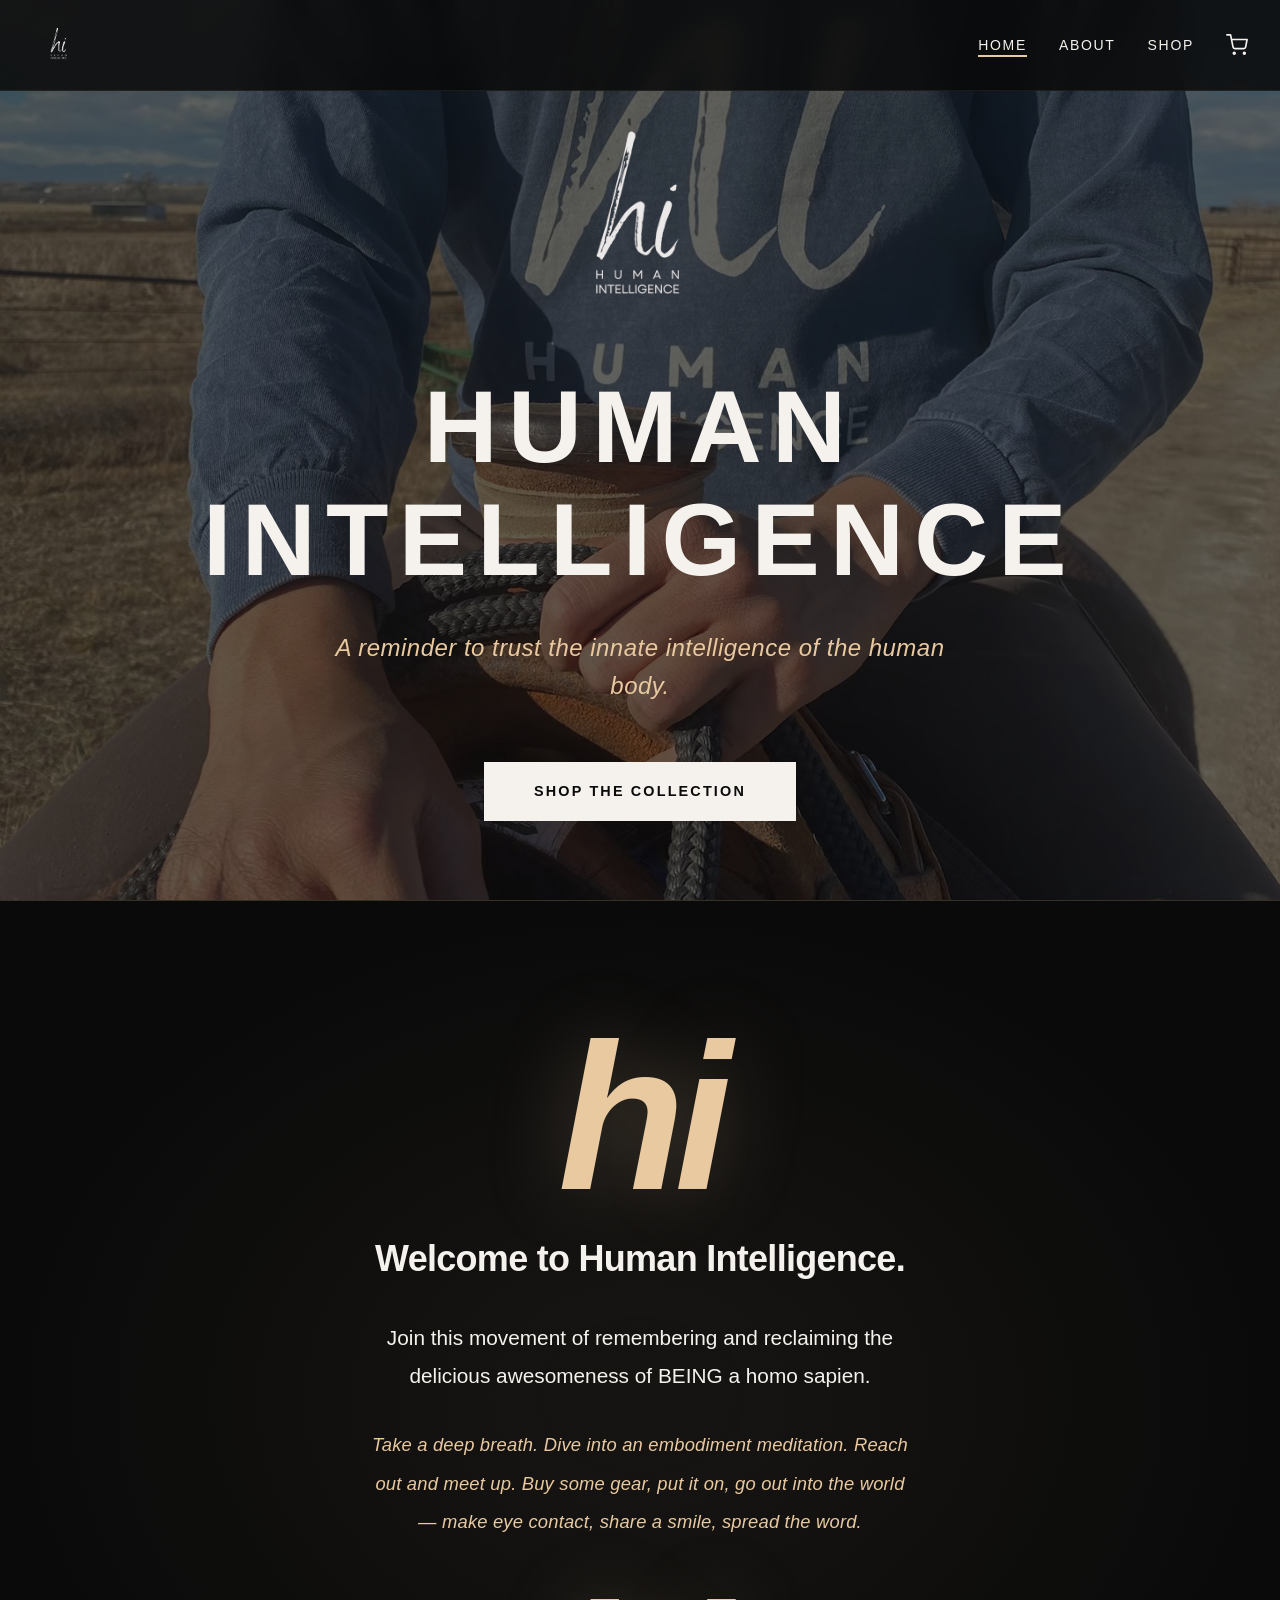
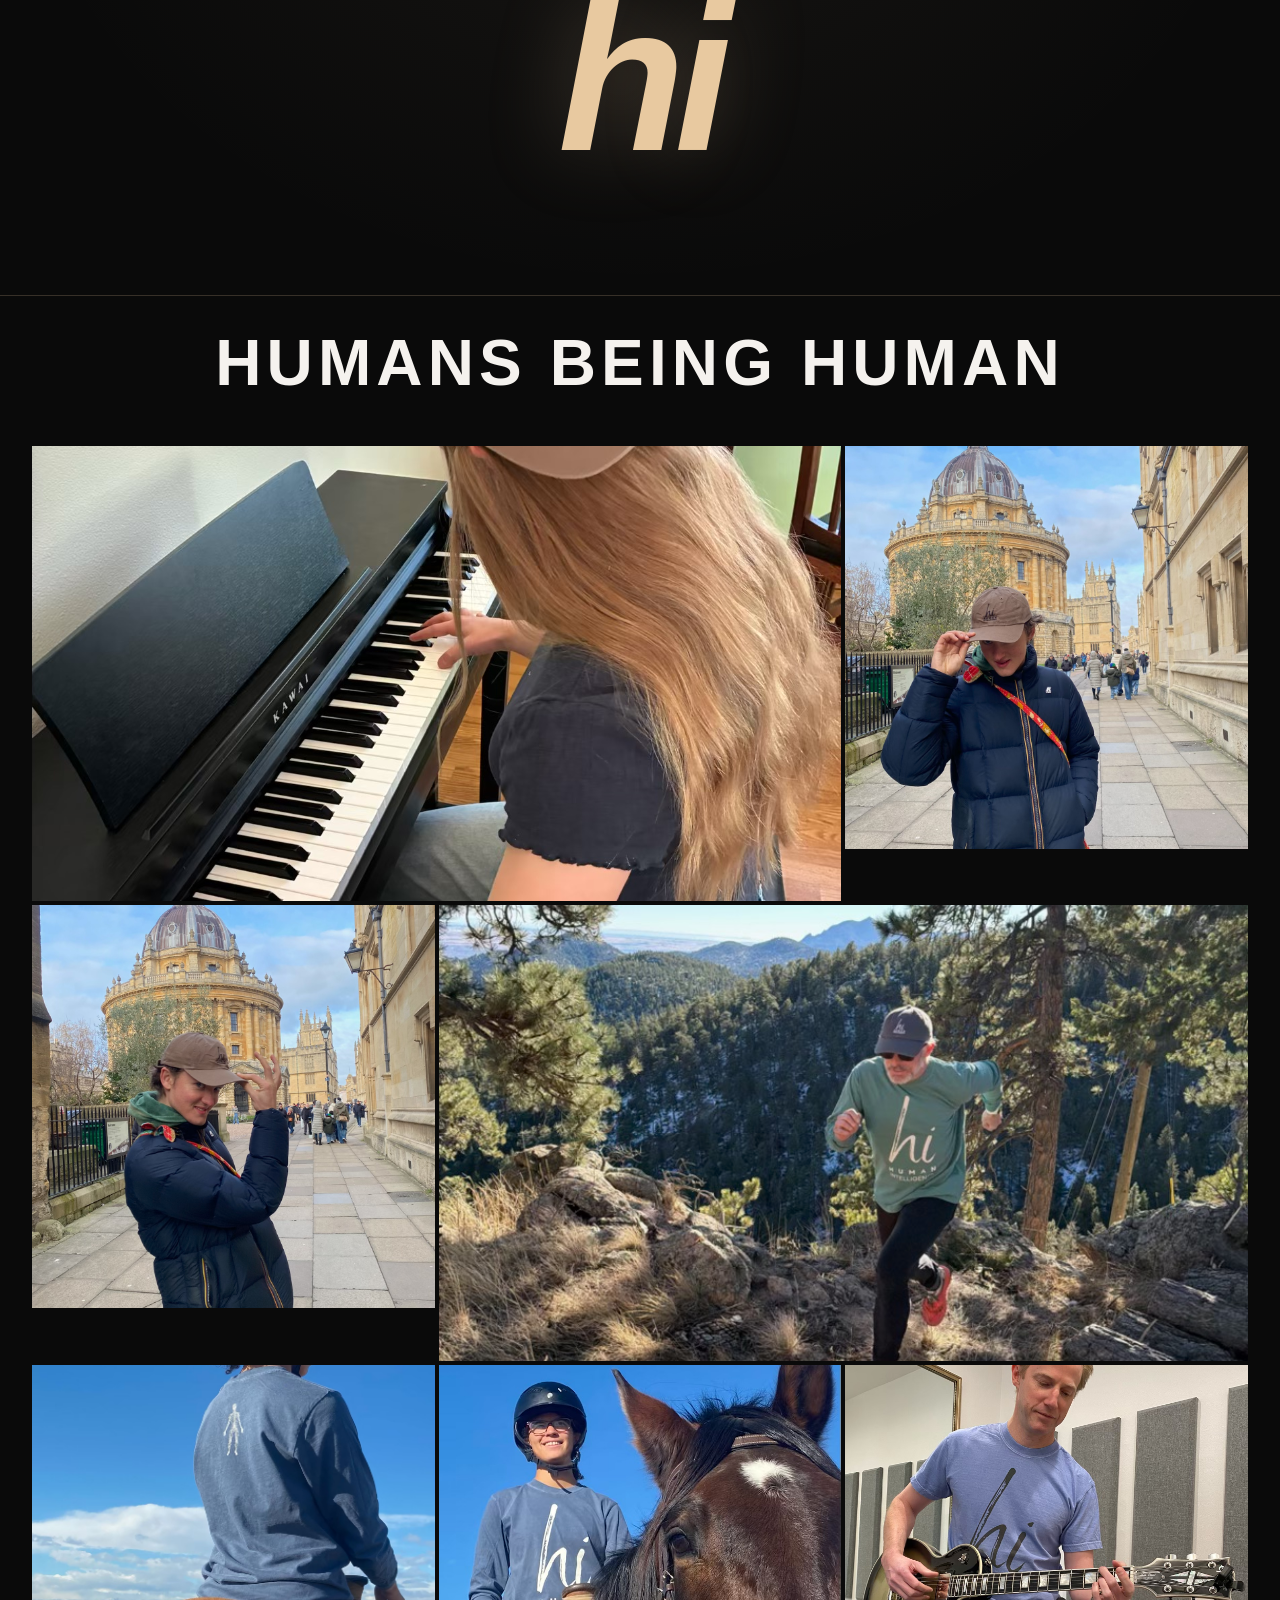
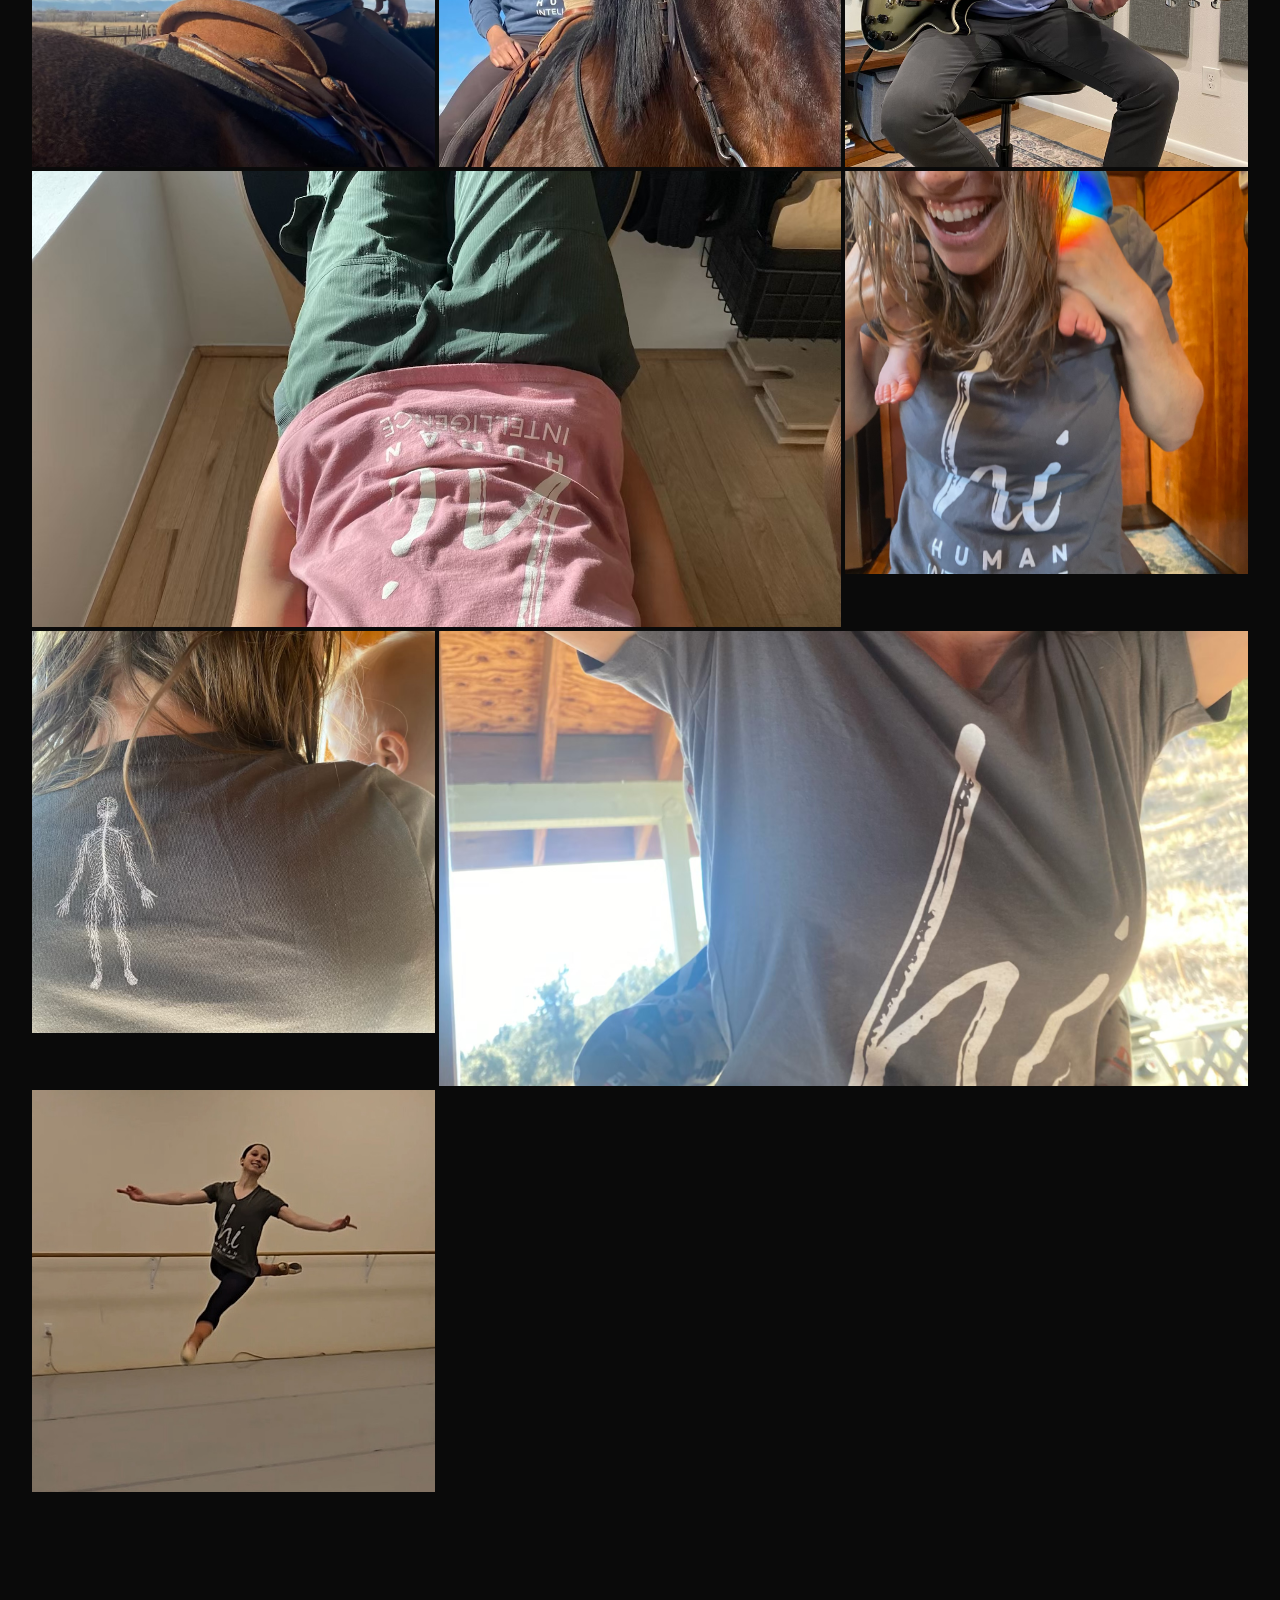
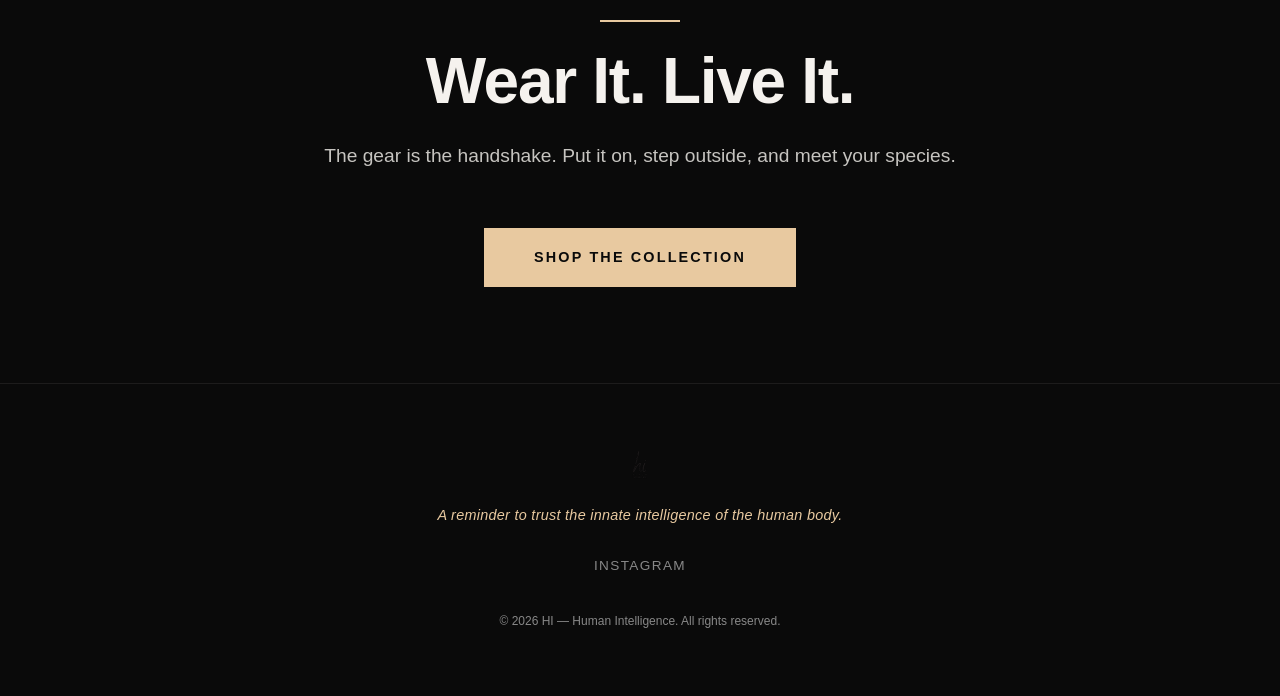
<file: index.html>
<!DOCTYPE html>
<html lang="en">
<head>
  <meta charset="UTF-8">
  <meta name="viewport" content="width=device-width, initial-scale=1.0">
  <title>HI — Human Intelligence</title>
  <meta name="description" content="HI — Human Intelligence. A clothing brand and a reminder to trust the innate intelligence of the human body.">
  <link rel="stylesheet" href="style.css">
</head>
<body>

  <section class="hero">
    <div class="hero-bg">
      <img src="images/lucie-platteville-3.jpg" alt="Lucie, a real human, horsing around in Platteville, CO">
    </div>
    <div class="hero-content">
      <img src="images/logo-2.png" alt="HI logo" class="hero-logo">
      <h1>Human Intelligence</h1>
      <p class="tagline">A reminder to trust the innate intelligence of the human body.</p>
      <a href="shop.html" class="cta">Shop the Collection</a>
    </div>
  </section>

  <section class="manifesto fade-in">
    <div class="manifesto-inner">
      <span class="manifesto-hi">hi</span>
      <p class="manifesto-welcome">Welcome to Human Intelligence.</p>
      <p class="manifesto-body">Join this movement of remembering and reclaiming the delicious awesomeness of BEING a homo sapien.</p>
      <p class="manifesto-steps">Take a deep breath. Dive into an embodiment meditation. Reach out and meet up. Buy some gear, put it on, go out into the world — make eye contact, share a smile, spread the word.</p>
      <span class="manifesto-hi">hi</span>
    </div>
  </section>

  <section class="gallery">
    <h2 class="gallery-heading fade-in">Humans Being Human</h2>
    <div class="gallery-grid">
      <div class="gallery-item gallery-feature">
        <img src="images/piano-boulder.jpg" alt="Incognito human playing piano, Boulder CO" loading="lazy">
        <div class="gallery-caption">Incognito human playing piano in Boulder, CO.</div>
      </div>
      <div class="gallery-item">
        <img src="images/jethro-oxford-1.jpg" alt="Jethro being human in Oxford, UK" loading="lazy">
        <div class="gallery-caption">Jethro being human in Oxford, United Kingdom.</div>
      </div>
      <div class="gallery-item">
        <img src="images/jethro-oxford-2.jpg" alt="Jethro being human in Oxford, UK" loading="lazy">
        <div class="gallery-caption">Jethro being human in Oxford, United Kingdom.</div>
      </div>
      <div class="gallery-item gallery-feature">
        <img src="images/jean-trail-running-co.jpg" alt="Jean trail running in Colorado" loading="lazy">
        <div class="gallery-caption">Jean, trail running in the wild, CO.</div>
      </div>
      <div class="gallery-item">
        <img src="images/lucie-platteville-1.jpg" alt="Lucie horsing around in Platteville, CO" loading="lazy">
        <div class="gallery-caption">Lucie, horsing around in Platteville, CO.</div>
      </div>
      <div class="gallery-item">
        <img src="images/lucie-platteville-2.jpg" alt="Lucie horsing around in Platteville, CO" loading="lazy">
        <div class="gallery-caption">Lucie, horsing around in Platteville, CO.</div>
      </div>
      <div class="gallery-item">
        <img src="images/photo-12.jpg" alt="HI lifestyle" loading="lazy">
      </div>
      <div class="gallery-item gallery-feature">
        <img src="images/lucie-pilates-boulder-2.jpg" alt="Lucie doing Reformer Pilates in Boulder, CO" loading="lazy">
        <div class="gallery-caption">Lucie, Reformer Pilates in Boulder, CO.</div>
      </div>
      <div class="gallery-item">
        <img src="images/cecelia-herbie-foothills-1.jpg" alt="Cecelia and Herbie in the foothills of Colorado" loading="lazy">
        <div class="gallery-caption">Cecelia and Herbie in the foothills of Colorado.</div>
      </div>
      <div class="gallery-item">
        <img src="images/cecelia-herbie-foothills-2.jpg" alt="Cecelia and Herbie in the foothills of Colorado" loading="lazy">
        <div class="gallery-caption">Cecelia and Herbie in the foothills of Colorado.</div>
      </div>
      <div class="gallery-item gallery-feature">
        <img src="images/cecelia-herbie-foothills-3.jpg" alt="Cecelia and Herbie in the foothills of Colorado" loading="lazy">
        <div class="gallery-caption">Cecelia and Herbie in the foothills of Colorado.</div>
      </div>
      <div class="gallery-item">
        <img src="images/samantha-flying-boulder.jpg" alt="Samantha, a flying human, in Boulder CO" loading="lazy">
        <div class="gallery-caption">Samantha, a flying human, in Boulder, CO.</div>
      </div>
    </div>
  </section>

  <section class="brand-intro fade-in">
    <div class="divider"></div>
    <h2>Wear It. Live It.</h2>
    <p>The gear is the handshake. Put it on, step outside, and meet your species.</p>
    <a href="shop.html" class="cta cta-warm">Shop the Collection</a>
  </section>

  <script src="nav.js" defer></script>
  <script src="footer.js" defer></script>
  <script src="cart.js" defer></script>

</body>
</html>
</file>
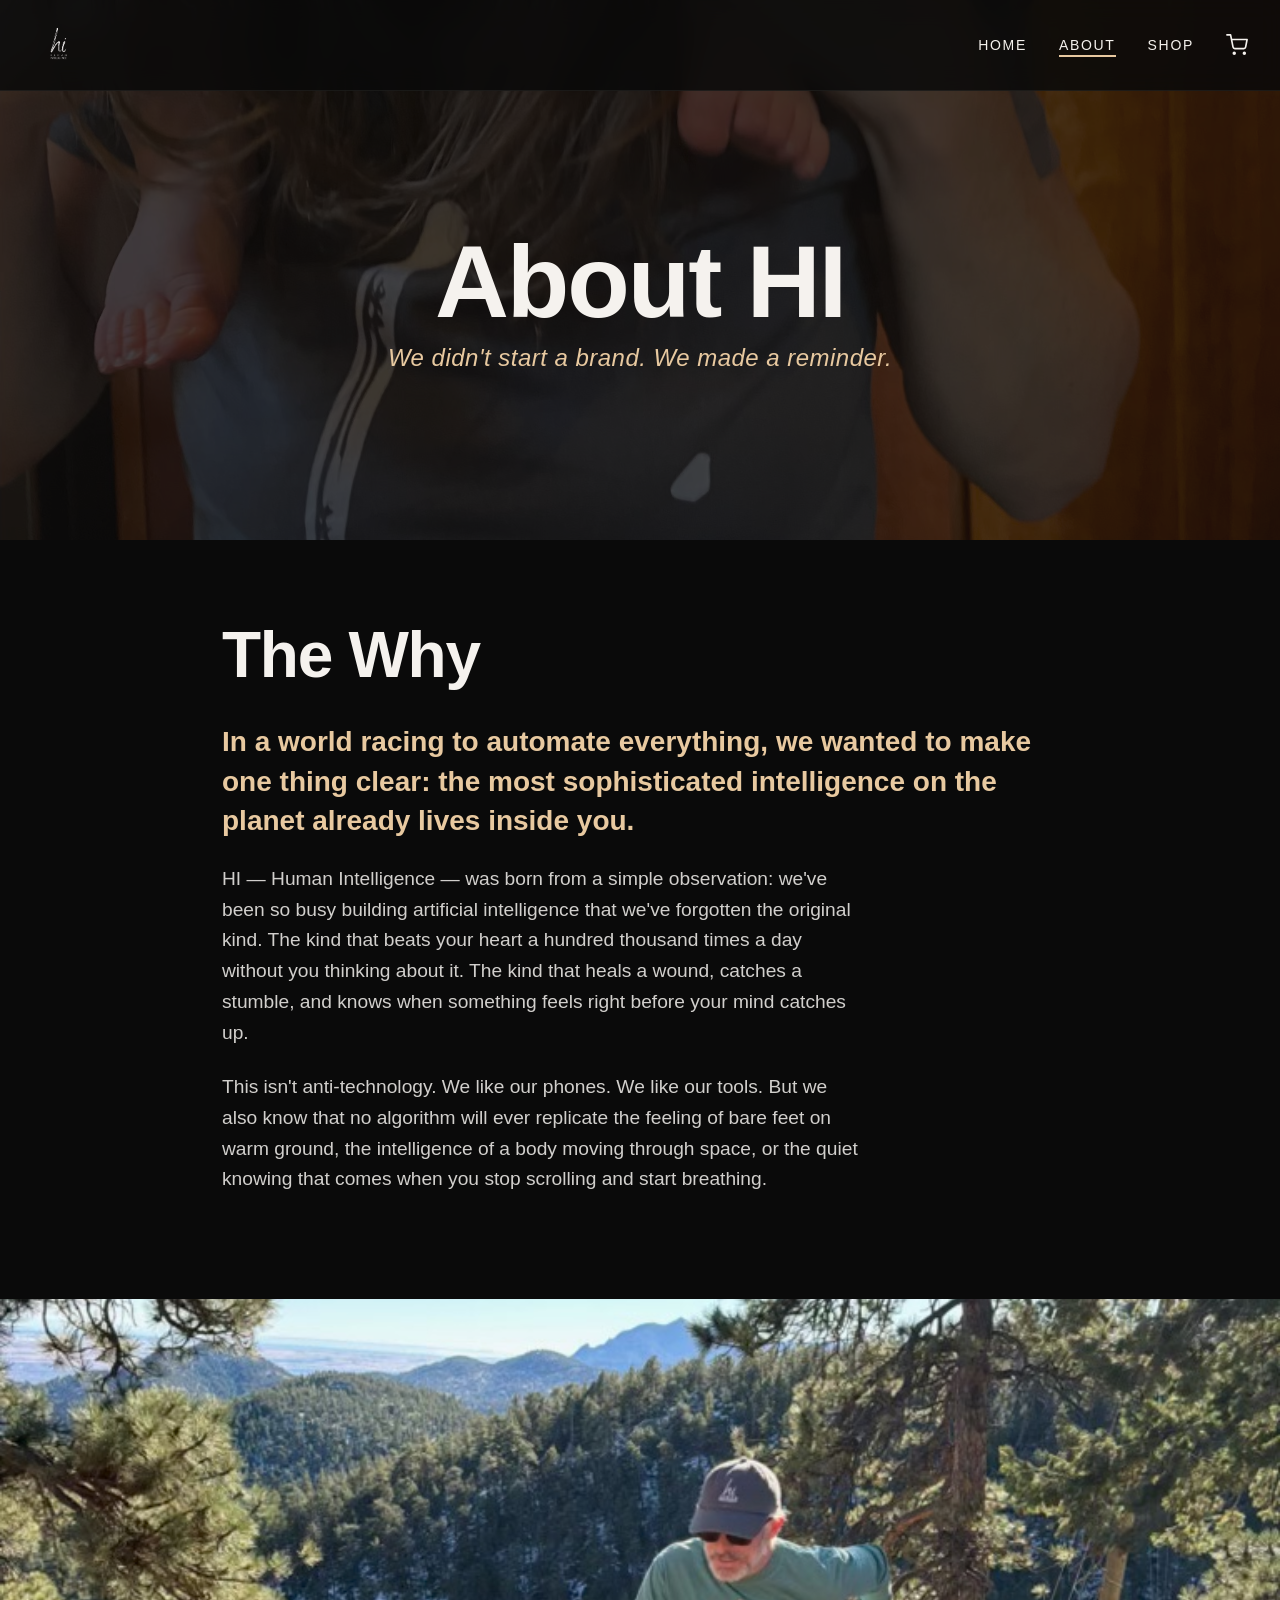
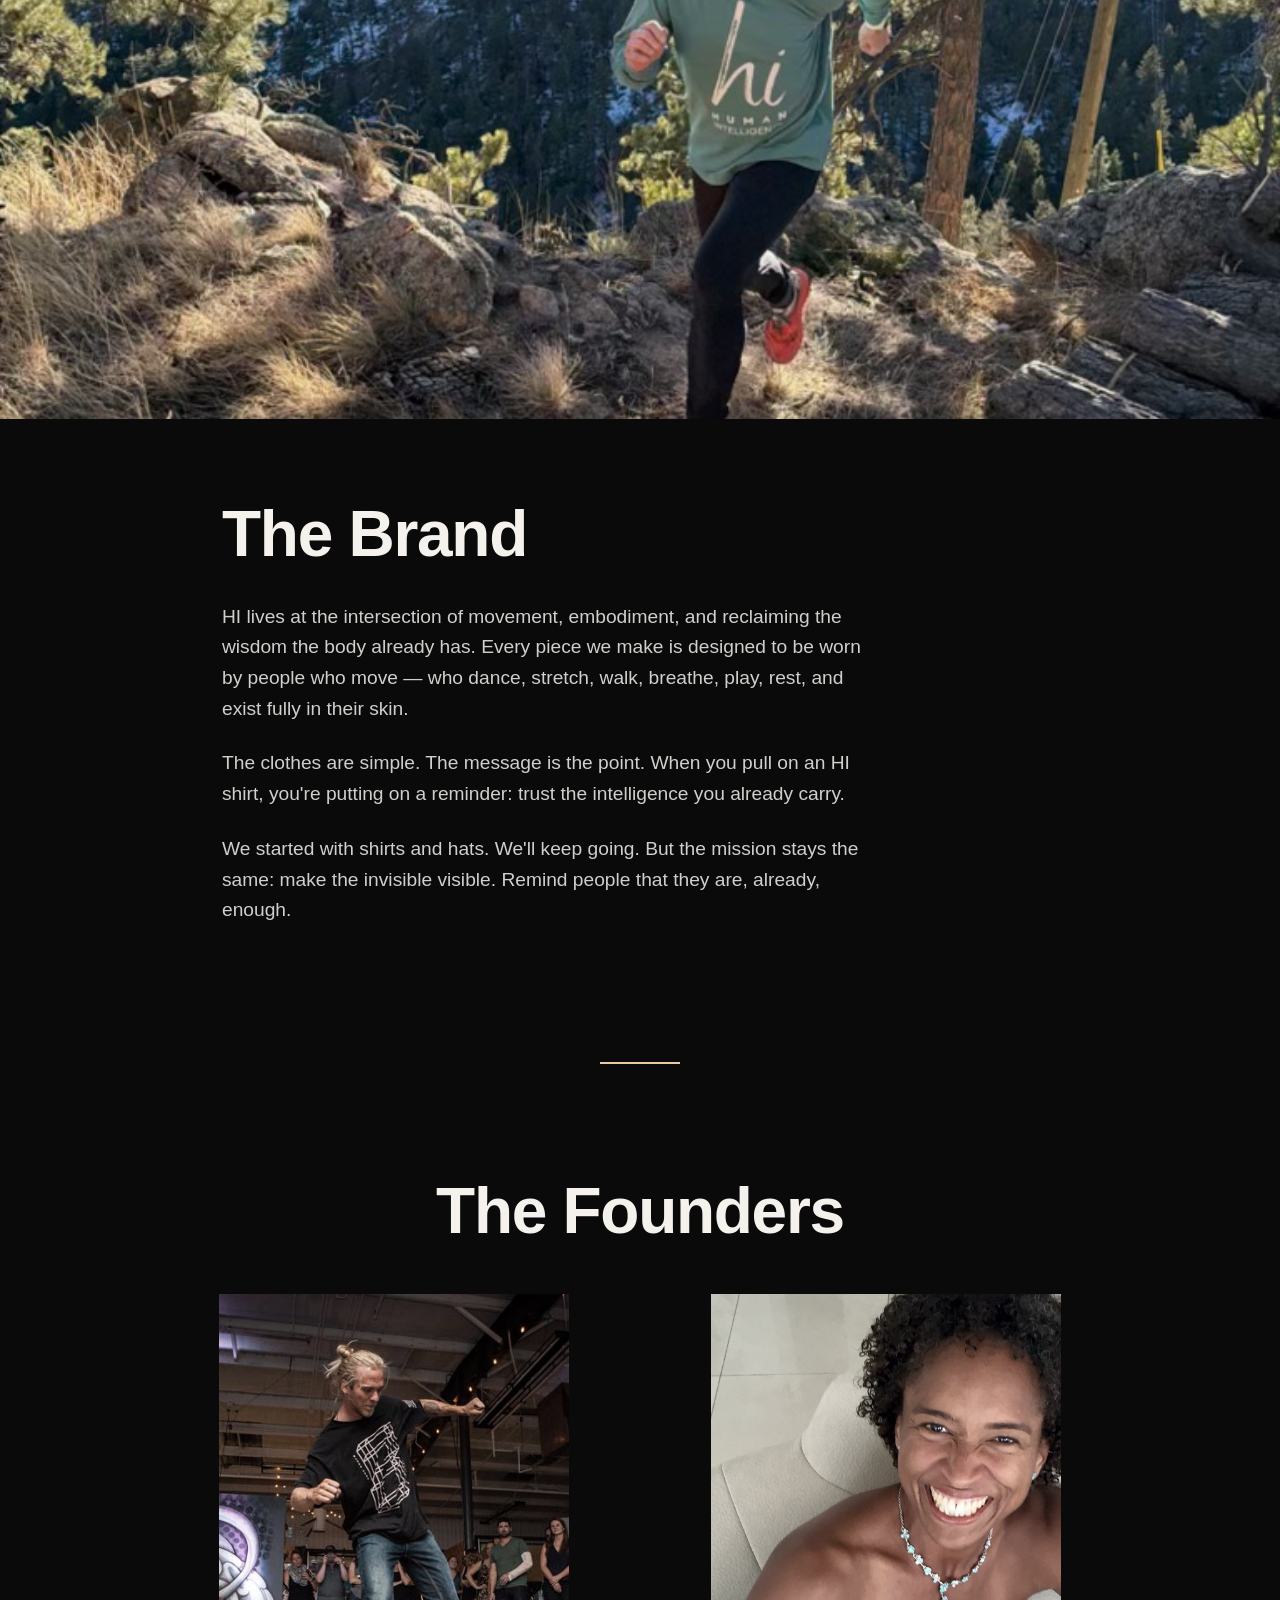
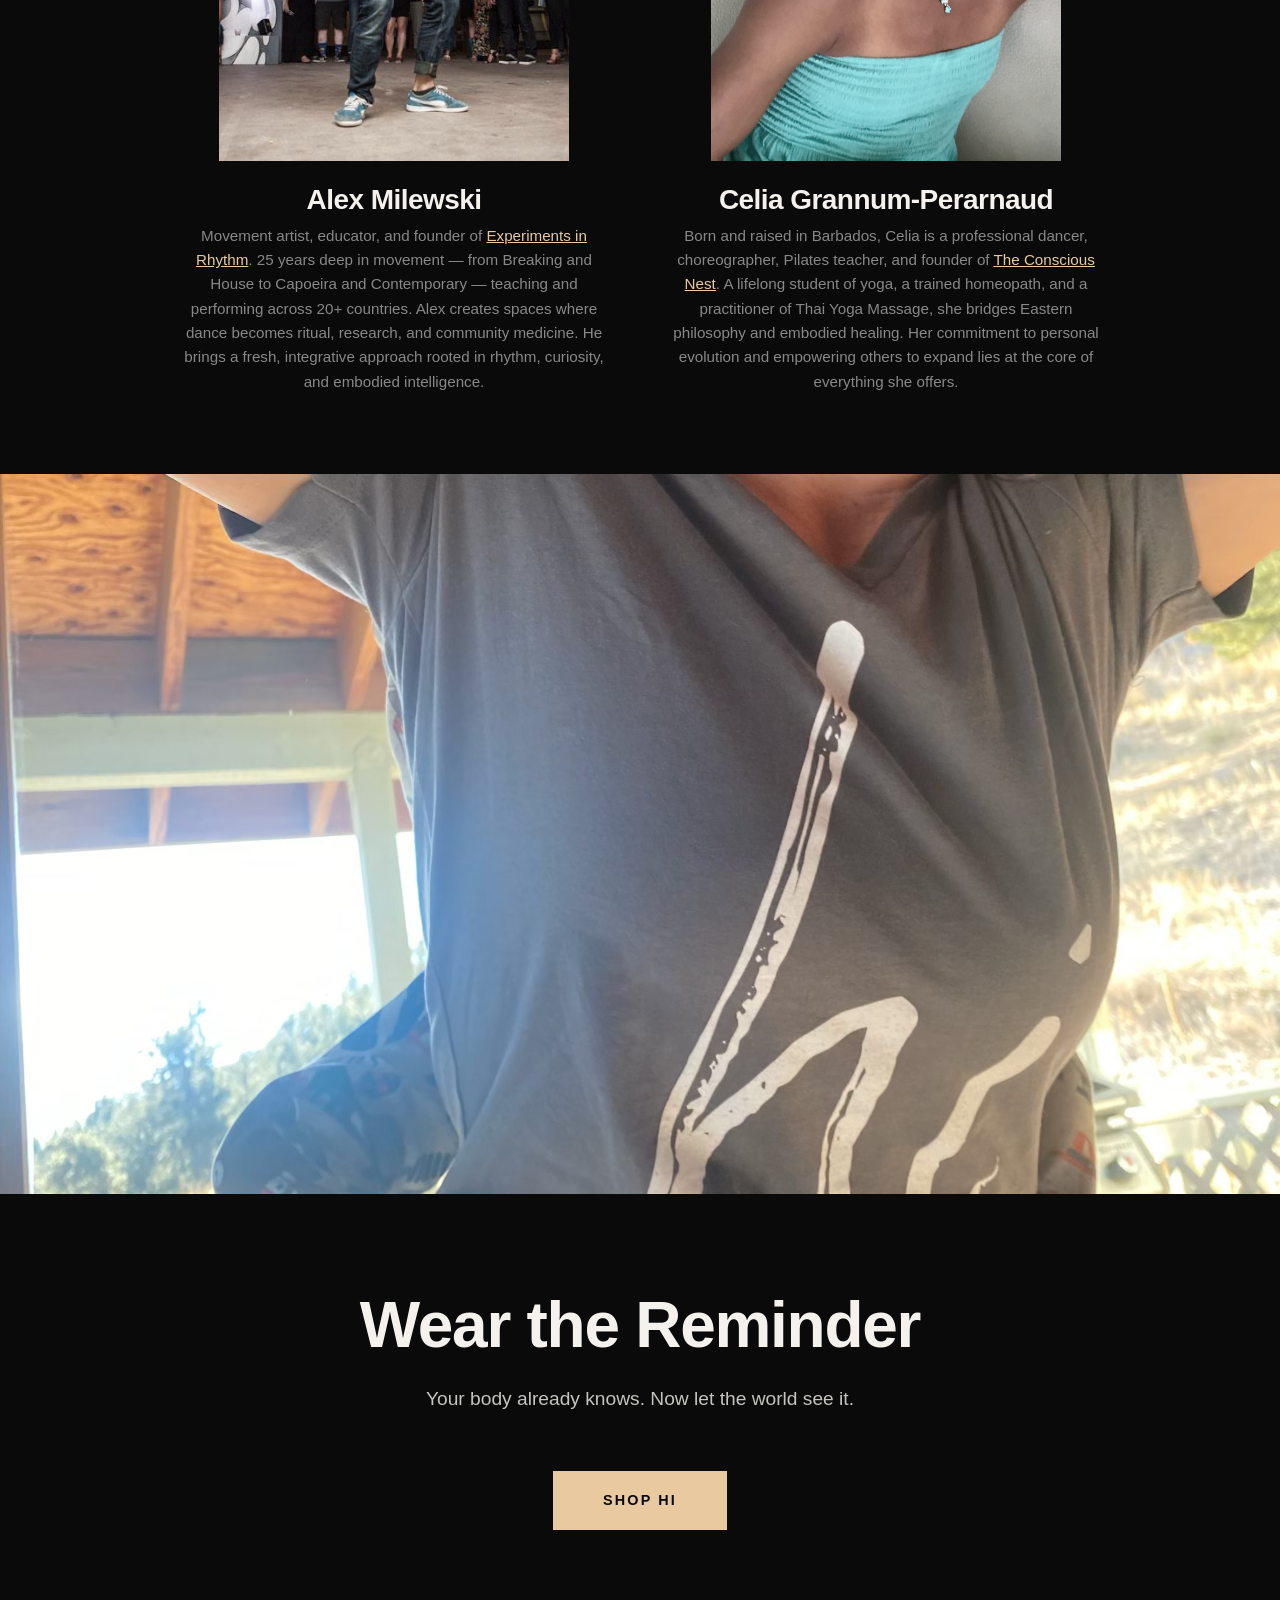
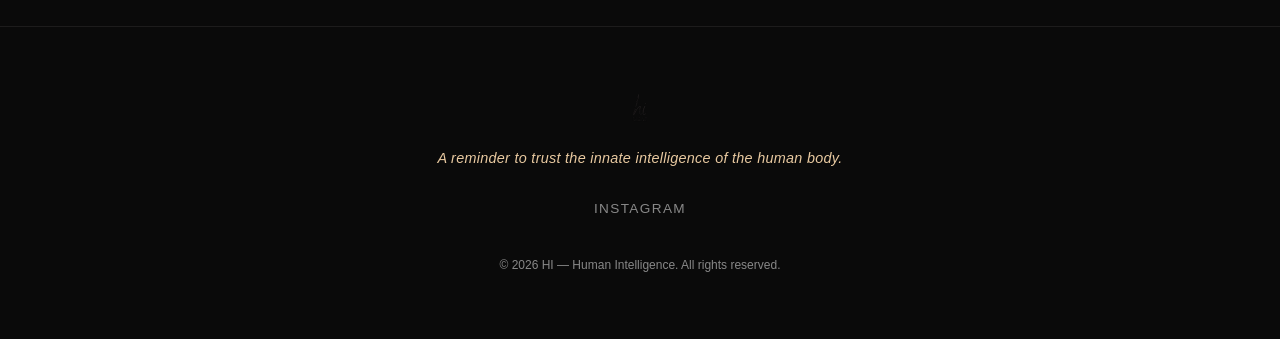
<file: about.html>
<!DOCTYPE html>
<html lang="en">
<head>
  <meta charset="UTF-8">
  <meta name="viewport" content="width=device-width, initial-scale=1.0">
  <title>About — HI Human Intelligence</title>
  <meta name="description" content="The story behind HI — Human Intelligence. A clothing brand born from movement, embodiment, and the belief that your body already knows.">
  <link rel="stylesheet" href="style.css">
</head>
<body>

  <!-- About Hero -->
  <section class="about-hero">
    <div class="hero-bg">
      <img src="images/cecelia-herbie-foothills-1.jpg" alt="Cecelia and Herbie in the foothills of Colorado">
    </div>
    <div class="about-hero-content">
      <h1>About HI</h1>
      <p class="tagline">We didn't start a brand. We made a reminder.</p>
    </div>
  </section>

  <!-- The Why -->
  <section class="about-section fade-in">
    <h2>The Why</h2>
    <p class="highlight">
      In a world racing to automate everything, we wanted to make one thing clear: the most sophisticated intelligence on the planet already lives inside you.
    </p>
    <p>
      HI — Human Intelligence — was born from a simple observation: we've been so busy building artificial intelligence that we've forgotten the original kind. The kind that beats your heart a hundred thousand times a day without you thinking about it. The kind that heals a wound, catches a stumble, and knows when something feels right before your mind catches up.
    </p>
    <p>
      This isn't anti-technology. We like our phones. We like our tools. But we also know that no algorithm will ever replicate the feeling of bare feet on warm ground, the intelligence of a body moving through space, or the quiet knowing that comes when you stop scrolling and start breathing.
    </p>
  </section>

  <!-- Full-bleed break -->
  <div class="full-bleed fade-in">
    <img src="images/jean-trail-running-co.jpg" alt="Jean, trail running in the wild, CO">
  </div>

  <!-- The Brand -->
  <section class="about-section fade-in">
    <h2>The Brand</h2>
    <p>
      HI lives at the intersection of movement, embodiment, and reclaiming the wisdom the body already has. Every piece we make is designed to be worn by people who move — who dance, stretch, walk, breathe, play, rest, and exist fully in their skin.
    </p>
    <p>
      The clothes are simple. The message is the point. When you pull on an HI shirt, you're putting on a reminder: trust the intelligence you already carry.
    </p>
    <p>
      We started with shirts and hats. We'll keep going. But the mission stays the same: make the invisible visible. Remind people that they are, already, enough.
    </p>
  </section>

  <div class="divider" style="margin: 2rem auto;"></div>

  <!-- Founders -->
  <section class="about-section fade-in" style="max-width: 1000px;">
    <h2 style="text-align: center; margin-bottom: 3rem;">The Founders</h2>
    <div class="about-founders" style="padding: 0;">
      <div class="founder-card">
        <img src="images/Alex.jpeg" alt="Alex Milewski">
        <h3>Alex Milewski</h3>
        <p>Movement artist, educator, and founder of <a href="https://www.experimentsinrhythm.com" style="color: var(--warm); text-decoration: underline;">Experiments in Rhythm</a>. 25 years deep in movement — from Breaking and House to Capoeira and Contemporary — teaching and performing across 20+ countries. Alex creates spaces where dance becomes ritual, research, and community medicine. He brings a fresh, integrative approach rooted in rhythm, curiosity, and embodied intelligence.</p>
      </div>
      <div class="founder-card">
        <img src="images/Celia.jpg" alt="Celia Grannum-Perarnaud">
        <h3>Celia Grannum-Perarnaud</h3>
        <p>Born and raised in Barbados, Celia is a professional dancer, choreographer, Pilates teacher, and founder of <a href="https://www.theconsciousnest.com/celia/" style="color: var(--warm); text-decoration: underline;">The Conscious Nest</a>. A lifelong student of yoga, a trained homeopath, and a practitioner of Thai Yoga Massage, she bridges Eastern philosophy and embodied healing. Her commitment to personal evolution and empowering others to expand lies at the core of everything she offers.</p>
      </div>
    </div>
  </section>

  <!-- Full-bleed break -->
  <div class="full-bleed fade-in">
    <img src="images/cecelia-herbie-foothills-3.jpg" alt="Cecelia and Herbie in the foothills of Colorado">
  </div>

  <!-- CTA -->
  <section class="brand-intro fade-in">
    <h2>Wear the Reminder</h2>
    <p>Your body already knows. Now let the world see it.</p>
    <a href="shop.html" class="cta cta-warm">Shop HI</a>
  </section>

  <script src="nav.js" defer></script>
  <script src="footer.js" defer></script>
  <script src="cart.js" defer></script>

</body>
</html>
</file>
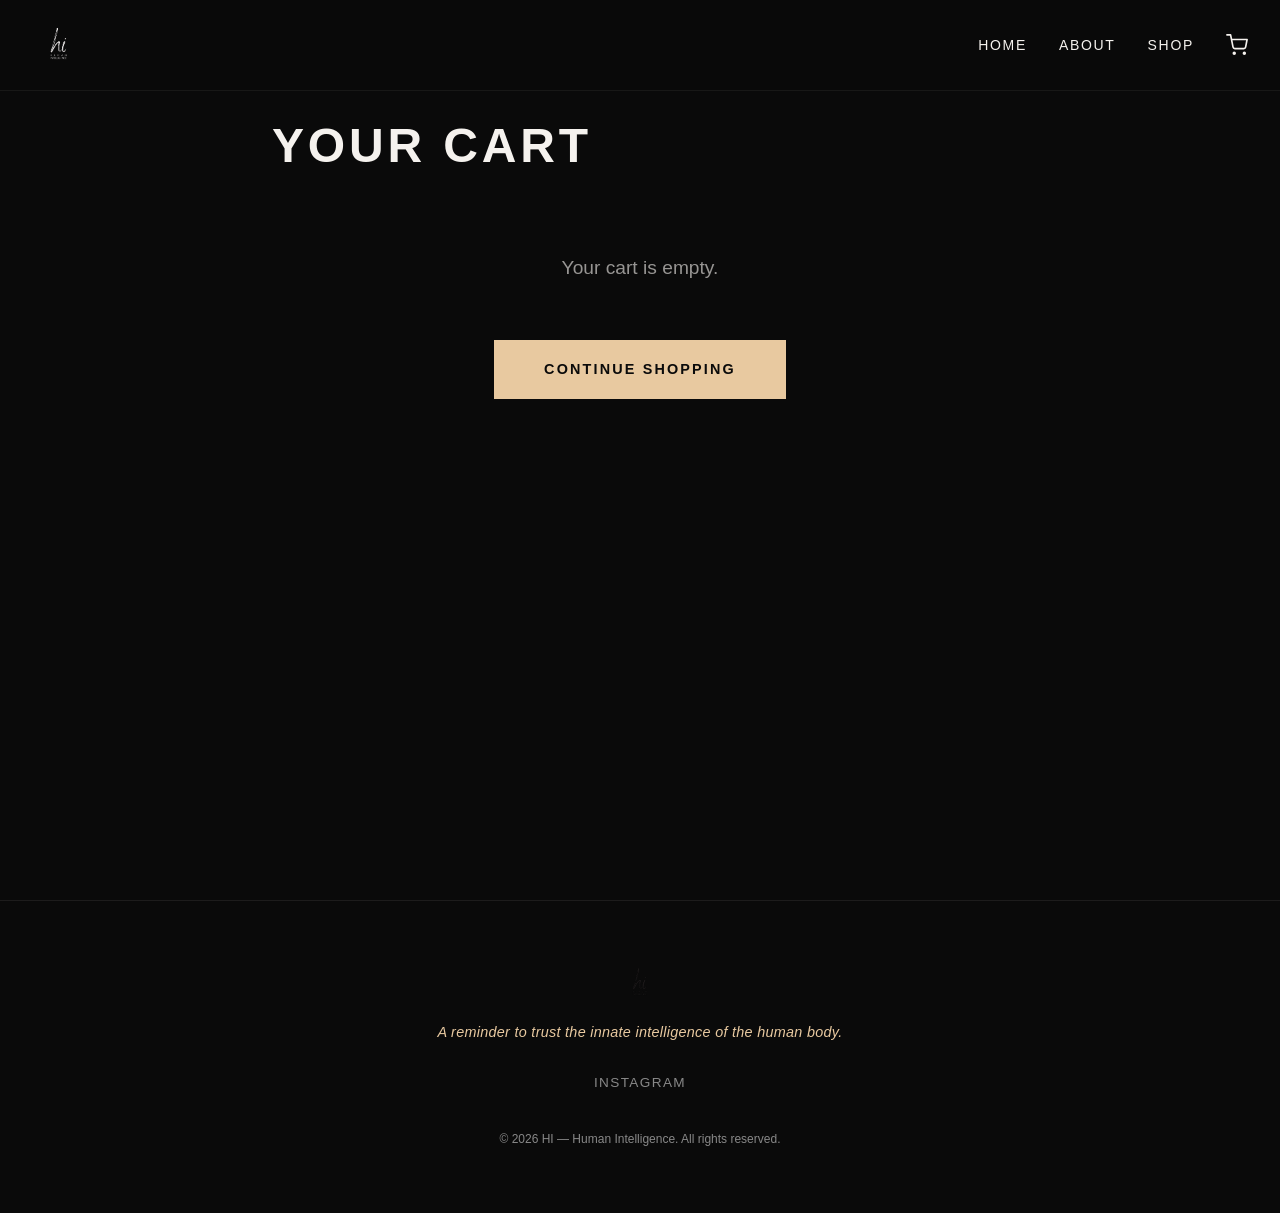
<file: cart.html>
<!DOCTYPE html>
<html lang="en">
<head>
  <meta charset="UTF-8">
  <meta name="viewport" content="width=device-width, initial-scale=1.0">
  <title>Cart — HI Human Intelligence</title>
  <meta name="description" content="Your shopping cart — HI Human Intelligence.">
  <link rel="stylesheet" href="style.css">
</head>
<body>

  <section class="cart-page">
    <h1>Your Cart</h1>

    <div id="cart-empty" class="cart-empty" style="display:none">
      <p>Your cart is empty.</p>
      <a href="shop.html" class="cta cta-warm">Continue Shopping</a>
    </div>

    <div id="cart-contents" style="display:none">
      <div class="cart-items" id="cart-items"></div>

      <div class="cart-summary">
        <div class="cart-summary-row">
          <span>Subtotal</span>
          <span id="cart-subtotal">$0</span>
        </div>
        <div class="cart-summary-row">
          <span>Shipping</span>
          <span id="cart-shipping">Calculated at checkout</span>
        </div>
        <div class="cart-summary-row cart-free-shipping-note" id="free-shipping-note" style="display:none">
          <span></span>
          <span class="free-ship-msg">🎉 You qualify for FREE shipping!</span>
        </div>
        <div class="cart-summary-row cart-free-shipping-hint" id="free-shipping-hint" style="display:none">
          <span></span>
          <span class="hint-msg" id="hint-msg"></span>
        </div>
        <hr>
        <button class="cta cta-warm product-buy cart-checkout-btn" id="checkout-btn">
          Checkout
        </button>
        <a href="shop.html" class="back-link">← Continue Shopping</a>
      </div>
    </div>
  </section>

  <script src="nav.js" defer></script>
  <script src="footer.js" defer></script>
  <script src="cart.js" defer></script>

  <script>
    document.addEventListener('DOMContentLoaded', render);
    window.addEventListener('cart-updated', render);

    function render() {
      const cart = HI_CART.get();
      const emptyEl = document.getElementById('cart-empty');
      const contentsEl = document.getElementById('cart-contents');
      const itemsEl = document.getElementById('cart-items');
      const subtotalEl = document.getElementById('cart-subtotal');
      const shippingEl = document.getElementById('cart-shipping');
      const freeNote = document.getElementById('free-shipping-note');
      const freeHint = document.getElementById('free-shipping-hint');
      const hintMsg = document.getElementById('hint-msg');

      if (cart.length === 0) {
        emptyEl.style.display = 'flex';
        contentsEl.style.display = 'none';
        return;
      }

      emptyEl.style.display = 'none';
      contentsEl.style.display = 'block';

      const subtotal = HI_CART.subtotal();
      subtotalEl.textContent = `$${subtotal.toFixed(2)}`;

      if (subtotal >= 50) {
        shippingEl.textContent = 'FREE';
        shippingEl.style.color = '#6ecf6e';
        freeNote.style.display = 'flex';
        freeHint.style.display = 'none';
      } else {
        shippingEl.textContent = 'From $10';
        shippingEl.style.color = '';
        freeNote.style.display = 'none';
        const remaining = (50 - subtotal).toFixed(2);
        hintMsg.textContent = `Add $${remaining} more for FREE shipping`;
        freeHint.style.display = 'flex';
      }

      function esc(str) {
        return String(str).replace(/&/g,'&amp;').replace(/</g,'&lt;').replace(/>/g,'&gt;').replace(/"/g,'&quot;').replace(/'/g,'&#39;');
      }

      itemsEl.innerHTML = cart.map(item => `
        <div class="cart-item">
          <div class="cart-item-image">
            <img src="${esc(item.image)}" alt="${esc(item.name)}">
          </div>
          <div class="cart-item-details">
            <h3>${esc(item.name)}</h3>
            <p class="cart-item-variant">${[item.color, item.size, item.print].filter(Boolean).map(esc).join(' · ')}</p>
            <p class="cart-item-price">$${item.price.toFixed(2)}</p>
          </div>
          <div class="cart-item-actions">
            <div class="cart-qty-controls">
              <button class="cart-qty-btn" onclick="changeQty('${esc(item.priceId)}', ${item.qty - 1})">−</button>
              <span class="cart-qty-value">${item.qty}</span>
              <button class="cart-qty-btn" onclick="changeQty('${esc(item.priceId)}', ${item.qty + 1})">+</button>
            </div>
            <button class="cart-remove-btn" onclick="removeItem('${esc(item.priceId)}')">Remove</button>
          </div>
        </div>
      `).join('');
    }

    function changeQty(priceId, qty) {
      HI_CART.updateQty(priceId, qty);
    }

    function removeItem(priceId) {
      HI_CART.remove(priceId);
    }

    document.getElementById('checkout-btn').addEventListener('click', async () => {
      const cart = HI_CART.get();
      if (cart.length === 0) return;

      const btn = document.getElementById('checkout-btn');
      btn.disabled = true;
      btn.textContent = 'Processing...';

      try {
        const items = cart.map(i => ({
          priceId: i.priceId,
          productId: i.productId,
          quantity: i.qty,
        }));

        const res = await fetch('/api/checkout', {
          method: 'POST',
          headers: { 'Content-Type': 'application/json' },
          body: JSON.stringify({ items }),
        });

        const data = await res.json();

        if (data.url) {
          window.location.href = data.url;
        } else if (data.error === 'out_of_stock') {
          alert(data.message || 'Some items are out of stock.');
          btn.disabled = false;
          btn.textContent = 'Checkout';
        } else {
          alert(data.error || 'Something went wrong.');
          btn.disabled = false;
          btn.textContent = 'Checkout';
        }
      } catch {
        alert('Connection error. Please try again.');
        btn.disabled = false;
        btn.textContent = 'Checkout';
      }
    });
  </script>

</body>
</html>
</file>
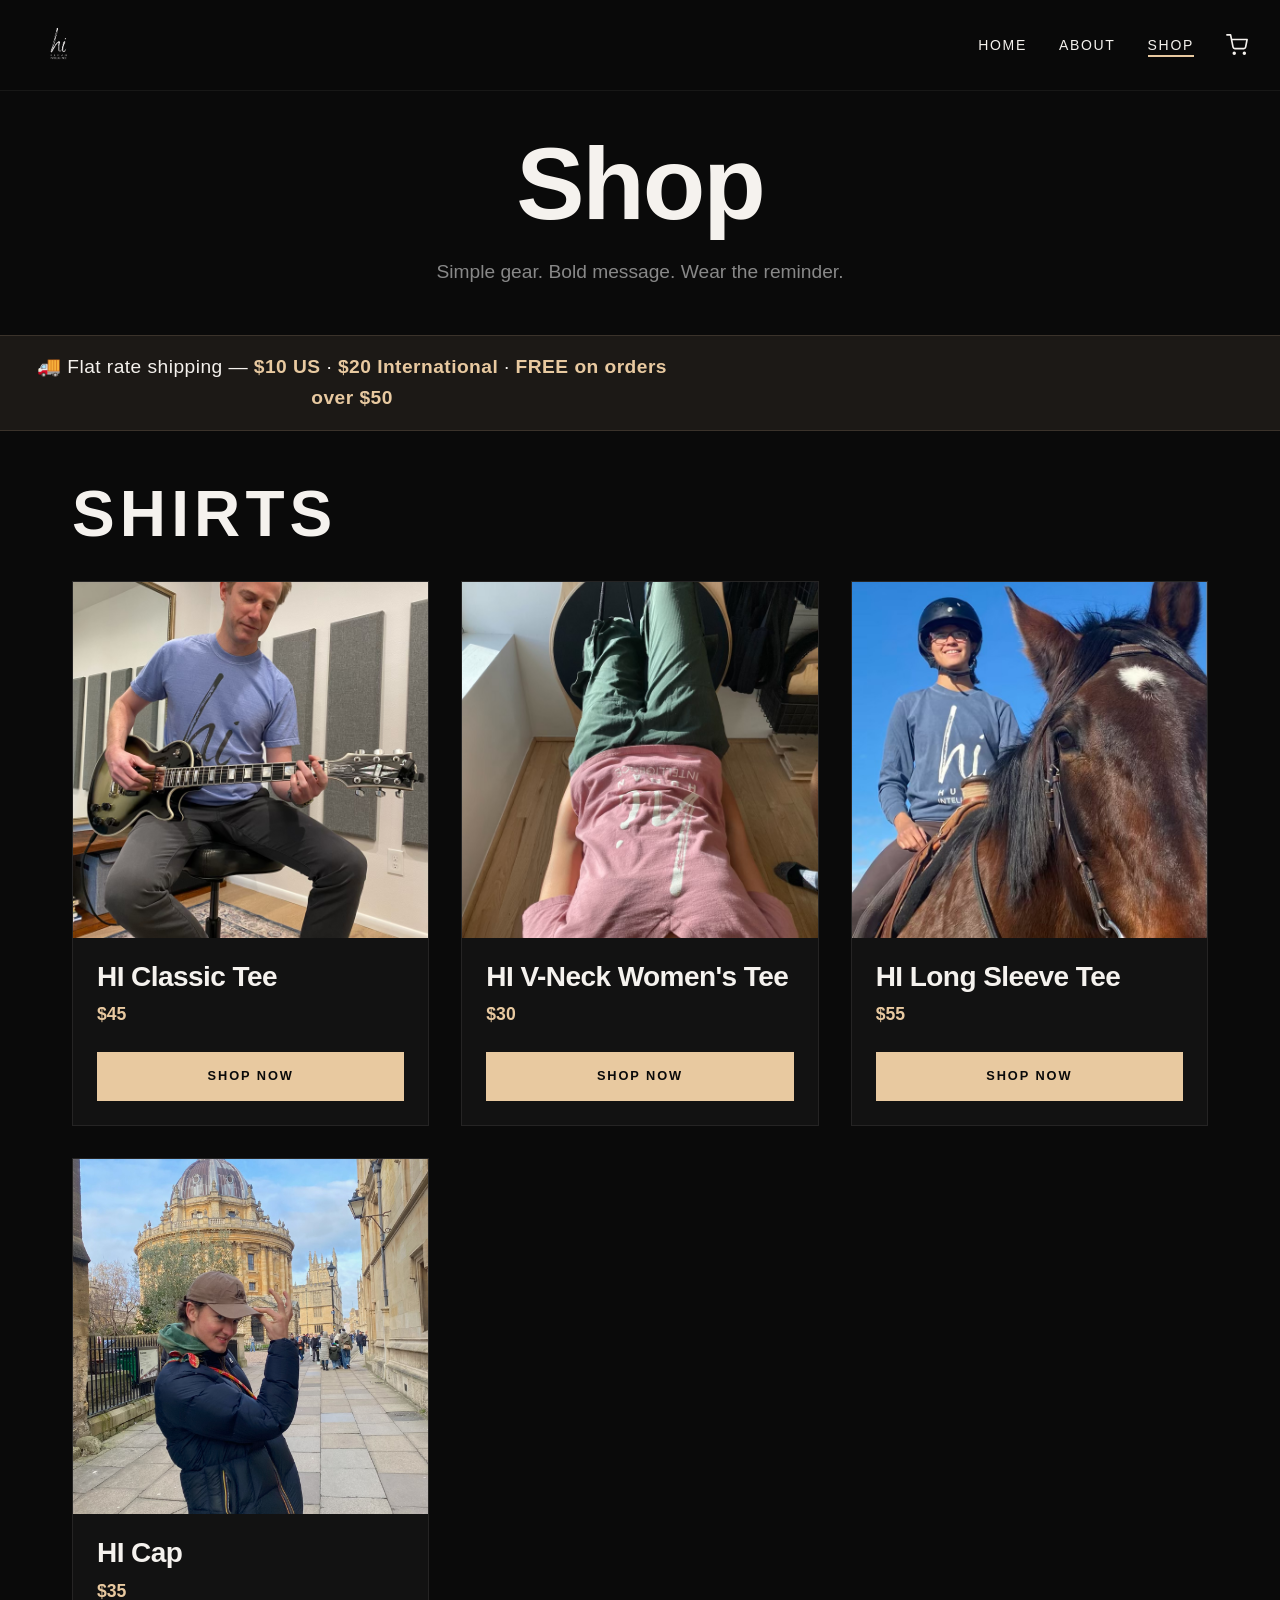
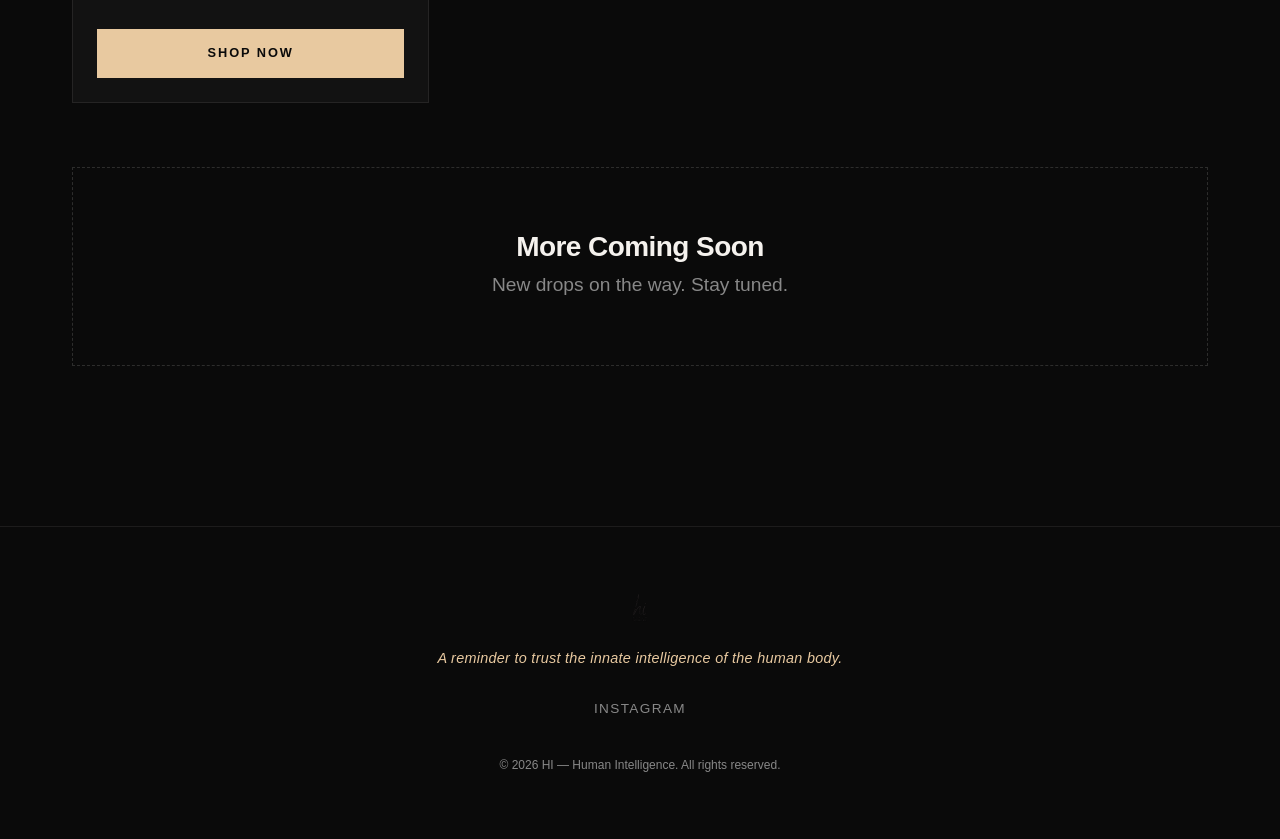
<file: shop.html>
<!DOCTYPE html>
<html lang="en">
<head>
  <meta charset="UTF-8">
  <meta name="viewport" content="width=device-width, initial-scale=1.0">
  <title>Shop — HI Human Intelligence</title>
  <meta name="description" content="Shop HI — Human Intelligence shirts, hats, and more. Wear the reminder.">
  <link rel="stylesheet" href="style.css">
</head>
<body>

  <!-- Shop Hero -->
  <section class="shop-hero">
    <h1>Shop</h1>
    <p>Simple gear. Bold message. Wear the reminder.</p>
  </section>

  <!-- Shipping Info -->
  <div class="shipping-banner fade-in">
    <p>🚚 Flat rate shipping — <strong>$10 US</strong> · <strong>$20 International</strong> · <strong>FREE on orders over $50</strong></p>
  </div>

  <!-- Products -->
  <div class="products">

    <!-- Shirts -->
    <section class="product-category fade-in">
      <h2>Shirts</h2>
      <div class="product-grid">

        <div class="product-card">
          <div class="product-card-image">
            <img src="images/photo-12.jpg" alt="HI Classic Tee" loading="lazy">
          </div>
          <div class="product-card-info">
            <h3>HI Classic Tee</h3>
            <p class="price">$45</p>
            <a href="shop/classic-tee.html" class="cta cta-warm">Shop Now</a>
          </div>
        </div>

        <div class="product-card">
          <div class="product-card-image">
            <img src="images/lucie-pilates-boulder-2.jpg" alt="HI V-Neck Women's Tee" loading="lazy">
          </div>
          <div class="product-card-info">
            <h3>HI V-Neck Women's Tee</h3>
            <p class="price">$30</p>
            <a href="shop/vneck.html" class="cta cta-warm">Shop Now</a>
          </div>
        </div>

        <div class="product-card">
          <div class="product-card-image">
            <img src="images/lucie-platteville-2.jpg" alt="HI Long Sleeve Tee" loading="lazy">
          </div>
          <div class="product-card-info">
            <h3>HI Long Sleeve Tee</h3>
            <p class="price">$55</p>
            <a href="shop/long-sleeve.html" class="cta cta-warm">Shop Now</a>
          </div>
        </div>

        <div class="product-card">
          <div class="product-card-image">
            <img src="images/jethro-oxford-2.jpg" alt="HI Cap — Various Colors" loading="lazy">
          </div>
          <div class="product-card-info">
            <h3>HI Cap</h3>
            <p class="price">$35</p>
            <a href="shop/cap.html" class="cta cta-warm">Shop Now</a>
          </div>
        </div>

      </div>
    </section>

    <!-- Coming Soon -->
    <section class="product-category fade-in">
      <div class="coming-soon">
        <h3>More Coming Soon</h3>
        <p>New drops on the way. Stay tuned.</p>
      </div>
    </section>

  </div>

  <script src="nav.js" defer></script>
  <script src="footer.js" defer></script>
  <script src="cart.js" defer></script>

</body>
</html>
</file>
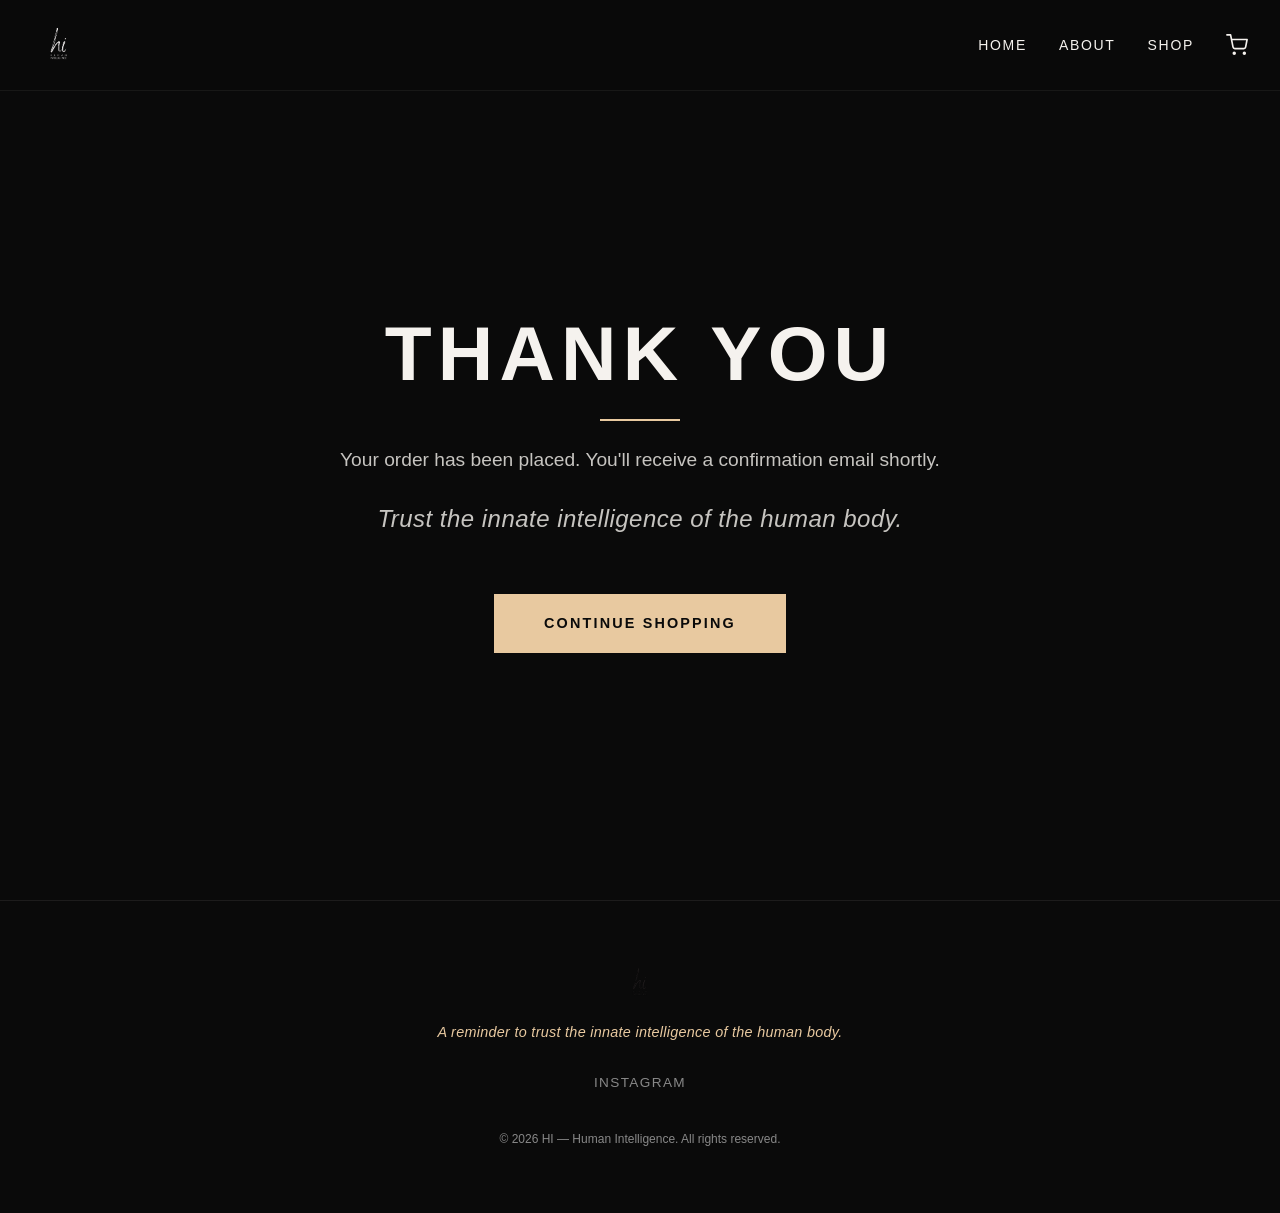
<file: success.html>
<!DOCTYPE html>
<html lang="en">
<head>
  <meta charset="UTF-8">
  <meta name="viewport" content="width=device-width, initial-scale=1.0">
  <title>Thank You — HI Human Intelligence</title>
  <meta name="description" content="Thank you for your order — HI Human Intelligence. We'll be in touch soon.">
  <link rel="stylesheet" href="style.css">
</head>
<body>

  <section class="success-page">
    <div class="success-content">
      <h1>Thank You</h1>
      <div class="divider"></div>
      <p>Your order has been placed. You'll receive a confirmation email shortly.</p>
      <p class="tagline">Trust the innate intelligence of the human body.</p>
      <a href="shop.html" class="cta cta-warm">Continue Shopping</a>
    </div>
  </section>

  <script src="nav.js" defer></script>
  <script src="footer.js" defer></script>
  <script src="cart.js" defer></script>
  <script>
    // Clear cart after successful checkout (direct localStorage access
    // to avoid timing issues with deferred cart.js)
    if (window.location.search.includes('session_id')) {
      localStorage.removeItem('hi_cart');
    }
  </script>

</body>
</html>
</file>
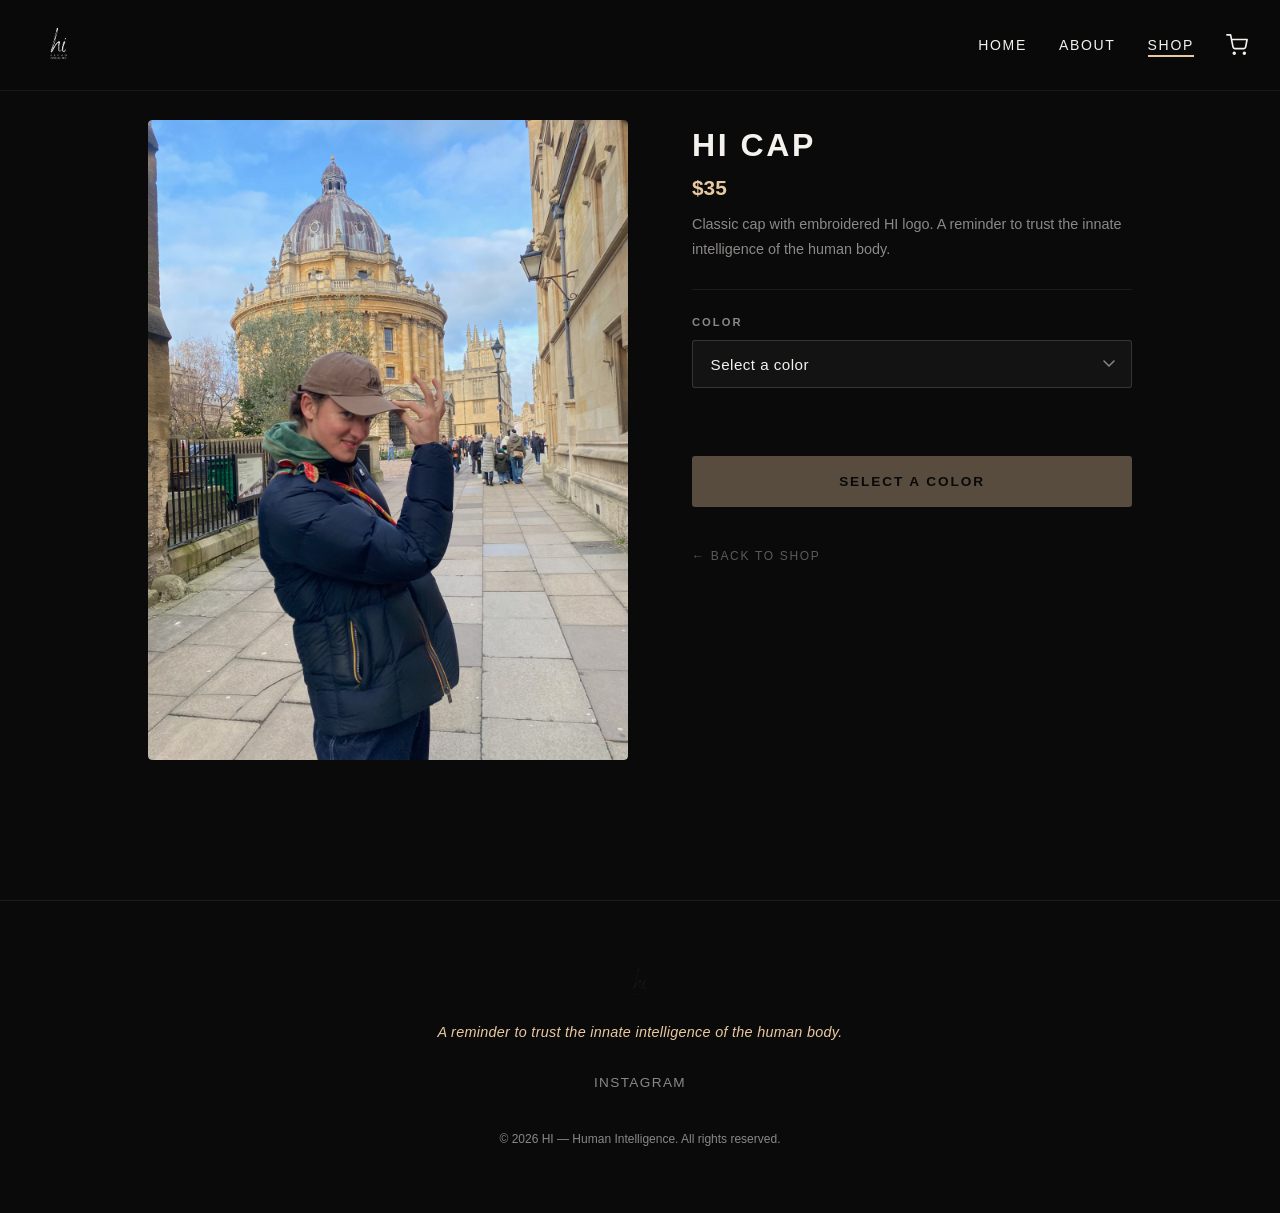
<file: shop/cap.html>
<!DOCTYPE html>
<html lang="en">
<head>
  <meta charset="UTF-8">
  <meta name="viewport" content="width=device-width, initial-scale=1.0">
  <title>HI Cap — HI Human Intelligence</title>
  <meta name="description" content="Classic cap with embroidered HI logo. A reminder to trust the innate intelligence of the human body.">
  <link rel="stylesheet" href="../style.css">
</head>
<body>

  <section class="product-detail">
    <div class="product-detail-image">
      <img src="../images/jethro-oxford-2.jpg" alt="HI Cap" id="product-image">
    </div>
    <div class="product-detail-info">
      <h1>HI Cap</h1>
      <p class="product-price">$35</p>
      <p class="product-desc">Classic cap with embroidered HI logo. A reminder to trust the innate intelligence of the human body.</p>

      <form id="product-form" class="product-options">
        <div class="option-group">
          <label for="color-select">Color</label>
          <select class="option-select" id="color-select">
            <option value="">Select a color</option>
          </select>
        </div>
        <div id="stock-status" class="stock-status"></div>
        <button type="submit" class="cta cta-warm product-buy" id="buy-btn" disabled>
          Select a Color
        </button>
      </form>

      <a href="../cart.html" class="cta checkout-btn" id="checkout-btn" style="display:none">Checkout</a>

      <a href="../shop.html" class="back-link">← Back to Shop</a>
    </div>
  </section>

  <script src="../nav.js" defer></script>
  <script src="../footer.js" defer></script>
  <script src="../cart.js" defer></script>

  <script>
    const VARIANTS = [
      { color: "Black",     qty: 3, productId: "prod_U4dHkHV7cJS24a", priceId: "price_1T6U0dE3DWgyVvjlbXhuf6HG" },
      { color: "Charcoal",  qty: 3, productId: "prod_U4dHQfZf8lC4dv", priceId: "price_1T6U0fE3DWgyVvjlNxiz9D3d" },
      { color: "Driftwood", qty: 0, productId: "prod_U4dHILhJpFyPMb", priceId: "price_1T6U0gE3DWgyVvjlLCWIfD4s" },
      { color: "Stone",     qty: 4, productId: "prod_U4dHxXOmD3yDku", priceId: "price_1T6U0hE3DWgyVvjlPdVaFqbc" },
    ];

    // Image map: color → filename
    const IMAGE_MAP = {
      'Black':     '../images/shop/hatBlack.JPG',
      'Charcoal':  '../images/shop/hatCharcoal.JPG',
      'Driftwood': '../images/shop/hatDriftwood.JPG',
      'Stone':     '../images/shop/hatStone.jpg',
    };
    const DEFAULT_IMAGE = '../images/jethro-oxford-2.jpg';

    let selectedColor = null;
    const colorSelect = document.getElementById('color-select');
    const buyBtn = document.getElementById('buy-btn');
    const stockStatus = document.getElementById('stock-status');
    const productForm = document.getElementById('product-form');
    const productImage = document.getElementById('product-image');

    VARIANTS.forEach(v => {
      const opt = document.createElement('option');
      opt.value = v.color;
      opt.textContent = v.qty === 0 ? `${v.color} (Sold Out)` : v.color;
      if (v.qty === 0) opt.disabled = true;
      colorSelect.appendChild(opt);
    });

    colorSelect.addEventListener('change', () => {
      selectedColor = colorSelect.value || null;
      productImage.src = IMAGE_MAP[selectedColor] || DEFAULT_IMAGE;
      updateStatus();
    });

    function updateStatus() {
      const variant = selectedColor ? VARIANTS.find(v => v.color === selectedColor) : null;
      if (variant) {
        if (variant.qty > 0) {
          buyBtn.disabled = false; buyBtn.textContent = 'Add to Cart — $35';
          stockStatus.textContent = variant.qty <= 3 ? `Only ${variant.qty} left` : 'In Stock';
          stockStatus.className = 'stock-status' + (variant.qty <= 3 ? ' stock-low' : ' stock-ok');
        } else {
          buyBtn.disabled = true; buyBtn.textContent = 'Sold Out';
          stockStatus.textContent = 'Out of stock'; stockStatus.className = 'stock-status stock-out';
        }
      } else {
        buyBtn.disabled = true; buyBtn.textContent = 'Select a Color';
        stockStatus.textContent = ''; stockStatus.className = 'stock-status';
      }
    }

    productForm.addEventListener('submit', (e) => {
      e.preventDefault();
      const variant = VARIANTS.find(v => v.color === selectedColor);
      if (!variant) return;
      const image = IMAGE_MAP[selectedColor] || DEFAULT_IMAGE;
      HI_CART.add({
        priceId: variant.priceId,
        productId: variant.productId,
        name: 'HI Cap',
        color: variant.color,
        size: null,
        print: null,
        price: 35,
        qty: 1,
        image: image.replace('../', ''),
      });
      buyBtn.textContent = '✓ Added!';
      buyBtn.disabled = true;
      setTimeout(() => updateStatus(), 1500);
    });
  </script>
</body>
</html>
</file>
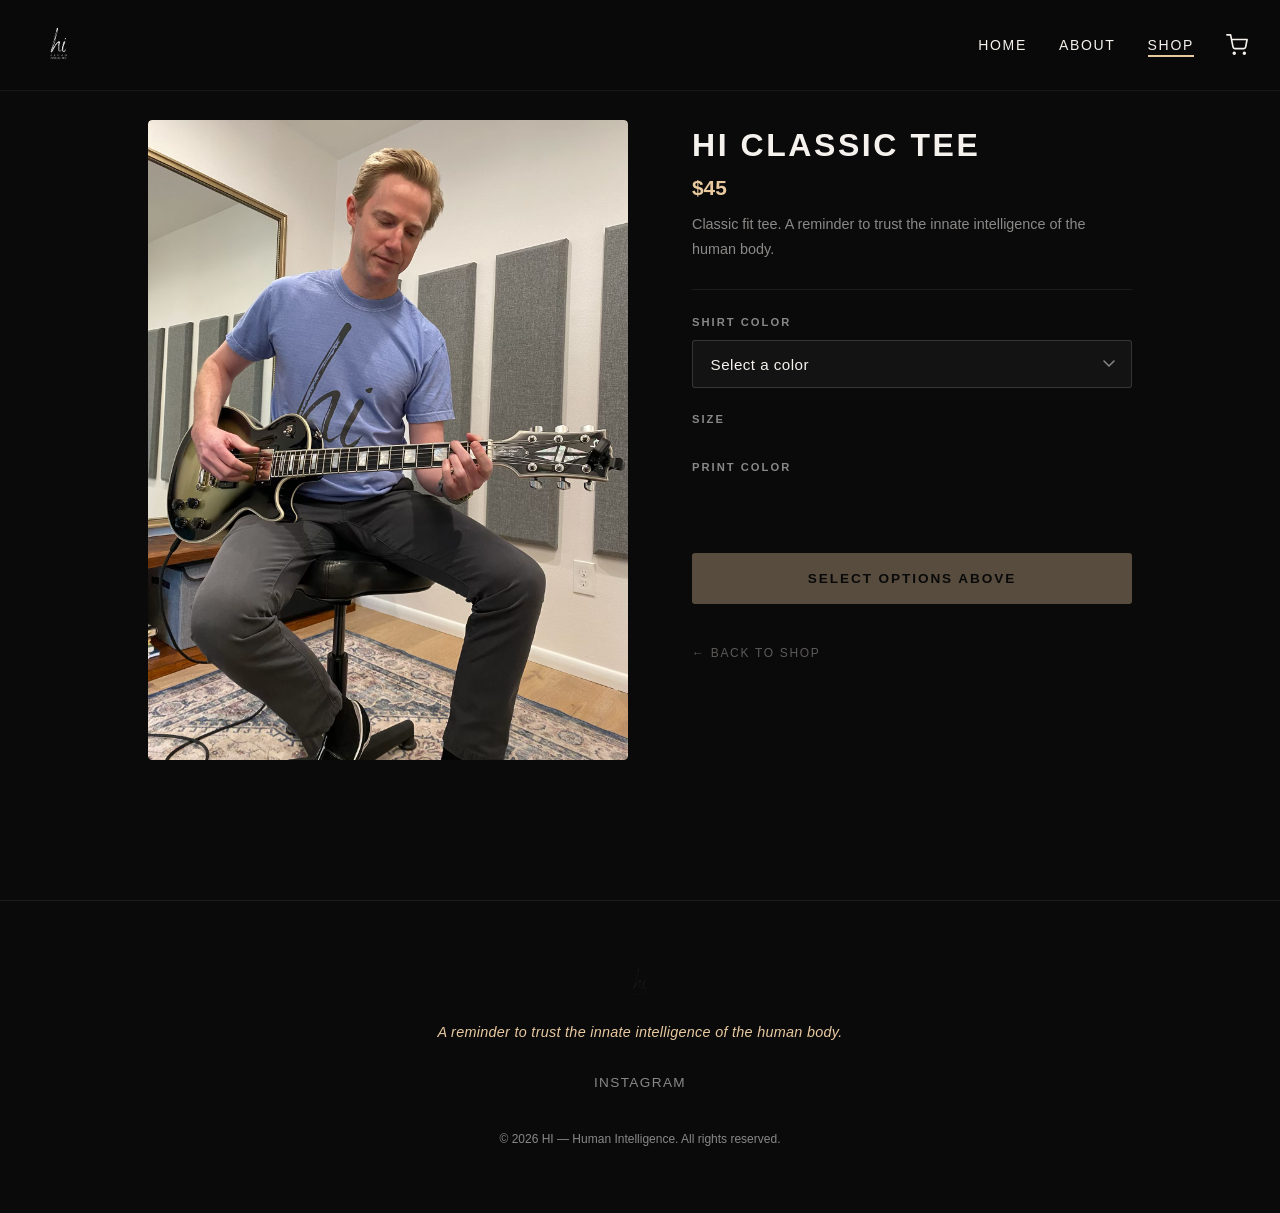
<file: shop/classic-tee.html>
<!DOCTYPE html>
<html lang="en">
<head>
  <meta charset="UTF-8">
  <meta name="viewport" content="width=device-width, initial-scale=1.0">
  <title>HI Classic Tee — HI Human Intelligence</title>
  <meta name="description" content="Classic fit tee. A reminder to trust the innate intelligence of the human body.">
  <link rel="stylesheet" href="../style.css">
</head>
<body>

  <!-- Product Detail -->
  <section class="product-detail">
    <div class="product-detail-image">
      <img src="../images/photo-12.jpg" alt="HI Classic Tee" id="product-image">
    </div>

    <div class="product-detail-info">
      <h1>HI Classic Tee</h1>
      <p class="product-price">$45</p>
      <p class="product-desc">Classic fit tee. A reminder to trust the innate intelligence of the human body.</p>

      <div id="discount-notice" class="discount-notice" style="display:none">
        <p><strong>25% OFF</strong> — <s>$45</s> <span class="discount-price">$35</span></p>
        <p class="discount-disclaimer">Print colors have bled and logos may be a bit washed out.</p>
      </div>

      <form id="product-form" class="product-options">
        <div class="option-group">
          <label for="color-select">Shirt Color</label>
          <select class="option-select" id="color-select">
            <option value="">Select a color</option>
          </select>
        </div>
        <div class="option-group">
          <label>Size</label>
          <div class="option-buttons" id="size-buttons"></div>
        </div>
        <div class="option-group">
          <label>Print Color</label>
          <div class="option-buttons" id="print-buttons"></div>
        </div>
        <div id="stock-status" class="stock-status"></div>
        <button type="submit" class="cta cta-warm product-buy" id="buy-btn" disabled>
          Select Options Above
        </button>
      </form>

      <a href="../cart.html" class="cta checkout-btn" id="checkout-btn" style="display:none">Checkout</a>

      <a href="../shop.html" class="back-link">← Back to Shop</a>
    </div>
  </section>

  <script src="../nav.js" defer></script>
  <script src="../footer.js" defer></script>
  <script src="../cart.js" defer></script>

  <script>
    const VARIANTS = [
      // Washed Pine
      { color: "Washed Pine", size: "M",   print: "d", qty: 2, productId: "prod_U4dGrecC1attgM", priceId: "price_1T6TziE3DWgyVvjlaCZoTZHi" },
      { color: "Washed Pine", size: "L",   print: "w", qty: 1, productId: "prod_U4dGbCsYVg5pBC", priceId: "price_1T6TzjE3DWgyVvjlg9E5Bcsu" },
      { color: "Washed Pine", size: "XL",  print: "d", qty: 1, productId: "prod_U4dGtDVZhfJ5aD", priceId: "price_1T6TzkE3DWgyVvjlAt0nhJqi" },
      { color: "Washed Pine", size: "2XL", print: "w", qty: 1, productId: "prod_U4dG5EeXK2fQby", priceId: "price_1T6TzmE3DWgyVvjlHCsxFEPg" },
      // Washed Red
      { color: "Washed Red", size: "L",   print: "d", qty: 1, productId: "prod_U4dGqoyUiJyyTQ", priceId: "price_1T6pabE3DWgyVvjlOEXaGqsx" },
      { color: "Washed Red", size: "L",   print: "w", qty: 1, productId: "prod_U4dGGBwydZpTxq", priceId: "price_1T6pahE3DWgyVvjlaoIp66S3" },
      { color: "Washed Red", size: "XL",  print: "d", qty: 2, productId: "prod_U4dG9I1CS7aH7t", priceId: "price_1T6pamE3DWgyVvjlGftGWsnJ" },
      { color: "Washed Red", size: "XL",  print: "w", qty: 1, productId: "prod_U4dGdox5G1Su8o", priceId: "price_1T6paqE3DWgyVvjlV5q8tZBB" },
      { color: "Washed Red", size: "2XL", print: "d", qty: 1, productId: "prod_U4dGA3MkrOHfJH", priceId: "price_1T6pavE3DWgyVvjlKRwUp1B0" },
      // Washed Cocoa
      { color: "Washed Cocoa", size: "XL",  print: "w", qty: 3, productId: "prod_U4dGURjsgRSgrE", priceId: "price_1T6paME3DWgyVvjlJWDJWJ2U" },
      { color: "Washed Cocoa", size: "2XL", print: "w", qty: 1, productId: "prod_U4dGFNuhwBjcSM", priceId: "price_1T6pb3E3DWgyVvjlbNd91tt6" },
      // Brick
      { color: "Brick", size: "S", print: "w", qty: 4, productId: "prod_U4dGDSLZ4Ix9Xf", priceId: "price_1T6TzxE3DWgyVvjlDCQE4oFk" },
      { color: "Brick", size: "M", print: "w", qty: 2, productId: "prod_U4dGQj3oOCnMVy", priceId: "price_1T6TzyE3DWgyVvjl4azbRORj" },
      { color: "Brick", size: "L", print: "w", qty: 1, productId: "prod_U4dGKWPV3KvK8b", priceId: "price_1T6TzzE3DWgyVvjlR85W3YiX" },
      // Washed Denim
      { color: "Washed Denim", size: "S", print: "d", qty: 4, productId: "prod_U4dGrV6jquBk8E", priceId: "price_1T6U00E3DWgyVvjlTPIIq14U" },
      { color: "Washed Denim", size: "M", print: "d", qty: 1, productId: "prod_U4dGW7sQAFdi2l", priceId: "price_1T6U02E3DWgyVvjlxhYTR7dn" },
      { color: "Washed Denim", size: "L", print: "d", qty: 1, productId: "prod_U4dGwS0QNpeMXJ", priceId: "price_1T6U03E3DWgyVvjlLqwD7AMe" },
      // Emerald
      { color: "Emerald", size: "S", print: "d", qty: 4, productId: "prod_U4dGjsT0c3f5so", priceId: "price_1T6U04E3DWgyVvjl7W2b51M1" },
      { color: "Emerald", size: "M", print: "d", qty: 1, productId: "prod_U4dGeaOSWu6okH", priceId: "price_1T6U06E3DWgyVvjl9ViT7rjb" },
      { color: "Emerald", size: "L", print: "d", qty: 1, productId: "prod_U4dGTX7MM4b1gl", priceId: "price_1T6U07E3DWgyVvjliCCE8Djp" },
    ];

    const PRICE_DISPLAY = '$45';
    const DISCOUNT_COLORS = new Set(['Washed Red', 'Washed Cocoa']);
    const DISCOUNT_PRICE_DISPLAY = '$35';

    // Image map: "Color|print" → filename
    const IMAGE_MAP = {
      'Washed Pine|d':  '../images/shop/washedPineDark.JPG',
      'Washed Pine|w':  '../images/shop/washedPineWhite.JPG',
      'Washed Red|d':   '../images/shop/washedRedDark.JPG',
      'Washed Red|w':   '../images/shop/washedRedWhite.JPG',
      'Washed Cocoa|w': '../images/shop/washedCocoaWhite.JPG',
      'Brick|w':        '../images/shop/brickWhite.JPG',
      'Washed Denim|d': '../images/shop/washedDenimDark.JPG',
      'Emerald|d':      '../images/shop/emeraldDark.JPG',
    };
    const DEFAULT_IMAGE = '../images/photo-12.jpg';

    const colorSelect = document.getElementById('color-select');
    const sizeButtons = document.getElementById('size-buttons');
    const printButtons = document.getElementById('print-buttons');
    const buyBtn = document.getElementById('buy-btn');
    const stockStatus = document.getElementById('stock-status');
    const productForm = document.getElementById('product-form');
    const productImage = document.getElementById('product-image');
    const PRINT_LABELS = { d: 'Dark', w: 'White' };
    const ALL_SIZES = ['S', 'M', 'L', 'XL', '2XL'];
    const allColors = [...new Set(VARIANTS.map(v => v.color))];
    let selectedSize = '';
    let selectedPrint = '';

    // Populate color dropdown
    allColors.forEach(color => {
      const opt = document.createElement('option');
      opt.value = color;
      opt.textContent = color;
      colorSelect.appendChild(opt);
    });

    colorSelect.addEventListener('change', () => {
      selectedSize = '';
      selectedPrint = '';
      updateImage();
      renderSizes();
      renderPrints();
      updateStatus();
      // Show/hide discount notice
      const notice = document.getElementById('discount-notice');
      const priceEl = document.querySelector('.product-price');
      if (DISCOUNT_COLORS.has(colorSelect.value)) {
        notice.style.display = 'block';
        priceEl.style.display = 'none';
      } else {
        notice.style.display = 'none';
        priceEl.style.display = '';
      }
    });

    function updateImage() {
      const color = colorSelect.value;
      if (color) {
        const key = `${color}|${selectedPrint}`;
        if (IMAGE_MAP[key]) { productImage.src = IMAGE_MAP[key]; return; }
        const fallback = Object.keys(IMAGE_MAP).find(k => k.startsWith(color + '|'));
        if (fallback) { productImage.src = IMAGE_MAP[fallback]; return; }
      }
      productImage.src = DEFAULT_IMAGE;
    }

    function renderSizes() {
      const color = colorSelect.value;
      sizeButtons.innerHTML = '';
      if (!color) return;
      const availableSizes = VARIANTS.filter(v => v.color === color);
      ALL_SIZES.forEach(size => {
        const variants = availableSizes.filter(v => v.size === size);
        const totalQty = variants.reduce((sum, v) => sum + v.qty, 0);
        if (variants.length === 0) return;
        const btn = document.createElement('button');
        btn.type = 'button'; btn.className = 'opt-btn'; btn.textContent = size;
        if (totalQty === 0) {
          btn.classList.add('sold-out'); btn.disabled = true;
        } else {
          btn.addEventListener('click', () => {
            selectedSize = size;
            sizeButtons.querySelectorAll('.opt-btn').forEach(b => b.classList.remove('active'));
            btn.classList.add('active');
            selectedPrint = '';
            renderPrints();
            updateStatus();
          });
        }
        if (selectedSize === size && totalQty > 0) btn.classList.add('active');
        sizeButtons.appendChild(btn);
      });
    }

    function renderPrints() {
      const color = colorSelect.value;
      printButtons.innerHTML = '';
      if (!color || !selectedSize) return;
      const prints = [...new Set(VARIANTS.filter(v => v.color === color && v.size === selectedSize).map(v => v.print))];
      prints.forEach(p => {
        const variant = VARIANTS.find(v => v.color === color && v.size === selectedSize && v.print === p);
        const btn = document.createElement('button');
        btn.type = 'button'; btn.className = 'opt-btn'; btn.textContent = PRINT_LABELS[p] || p;
        if (!variant || variant.qty === 0) {
          btn.classList.add('sold-out'); btn.disabled = true;
        } else {
          btn.addEventListener('click', () => {
            selectedPrint = p;
            printButtons.querySelectorAll('.opt-btn').forEach(b => b.classList.remove('active'));
            btn.classList.add('active');
            updateImage();
            updateStatus();
          });
        }
        if (selectedPrint === p && variant && variant.qty > 0) btn.classList.add('active');
        printButtons.appendChild(btn);
      });
      // Auto-select if only one print option
      if (prints.length === 1) {
        const onlyVariant = VARIANTS.find(v => v.color === color && v.size === selectedSize && v.print === prints[0]);
        if (onlyVariant && onlyVariant.qty > 0) {
          selectedPrint = prints[0];
          printButtons.querySelector('.opt-btn').classList.add('active');
          updateImage();
          updateStatus();
        }
      }
    }

    function getSelectedVariant() {
      const color = colorSelect.value;
      if (!color || !selectedSize || !selectedPrint) return null;
      return VARIANTS.find(v => v.color === color && v.size === selectedSize && v.print === selectedPrint);
    }

    function updateStatus() {
      const variant = getSelectedVariant();
      const color = colorSelect.value;
      const isDiscounted = DISCOUNT_COLORS.has(color);
      const priceLabel = isDiscounted ? DISCOUNT_PRICE_DISPLAY : PRICE_DISPLAY;
      if (variant) {
        if (variant.qty > 0) {
          buyBtn.disabled = false;
          buyBtn.textContent = `Add to Cart — ${priceLabel}`;
          stockStatus.textContent = variant.qty <= 3 ? `Only ${variant.qty} left` : 'In Stock';
          stockStatus.className = 'stock-status' + (variant.qty <= 3 ? ' stock-low' : ' stock-ok');
        } else {
          buyBtn.disabled = true; buyBtn.textContent = 'Sold Out';
          stockStatus.textContent = 'Out of stock'; stockStatus.className = 'stock-status stock-out';
        }
      } else {
        buyBtn.disabled = true; buyBtn.textContent = 'Select Options Above';
        stockStatus.textContent = ''; stockStatus.className = 'stock-status';
      }
    }

    productForm.addEventListener('submit', (e) => {
      e.preventDefault();
      const variant = getSelectedVariant();
      if (!variant) return;
      const color = colorSelect.value;
      const isDiscounted = DISCOUNT_COLORS.has(color);
      const key = `${color}|${selectedPrint}`;
      const image = IMAGE_MAP[key] || Object.values(IMAGE_MAP).find((v, i) => Object.keys(IMAGE_MAP)[i].startsWith(color + '|')) || DEFAULT_IMAGE;
      HI_CART.add({
        priceId: variant.priceId,
        productId: variant.productId,
        name: 'HI Classic Tee',
        color: color,
        size: variant.size,
        print: variant.print === 'd' ? 'Dark' : 'White',
        price: isDiscounted ? 35 : 45,
        qty: 1,
        image: image.replace('../', ''),
      });
      buyBtn.textContent = '✓ Added!';
      buyBtn.disabled = true;
      setTimeout(() => updateStatus(), 1500);
    });
  </script>
</body>
</html>
</file>
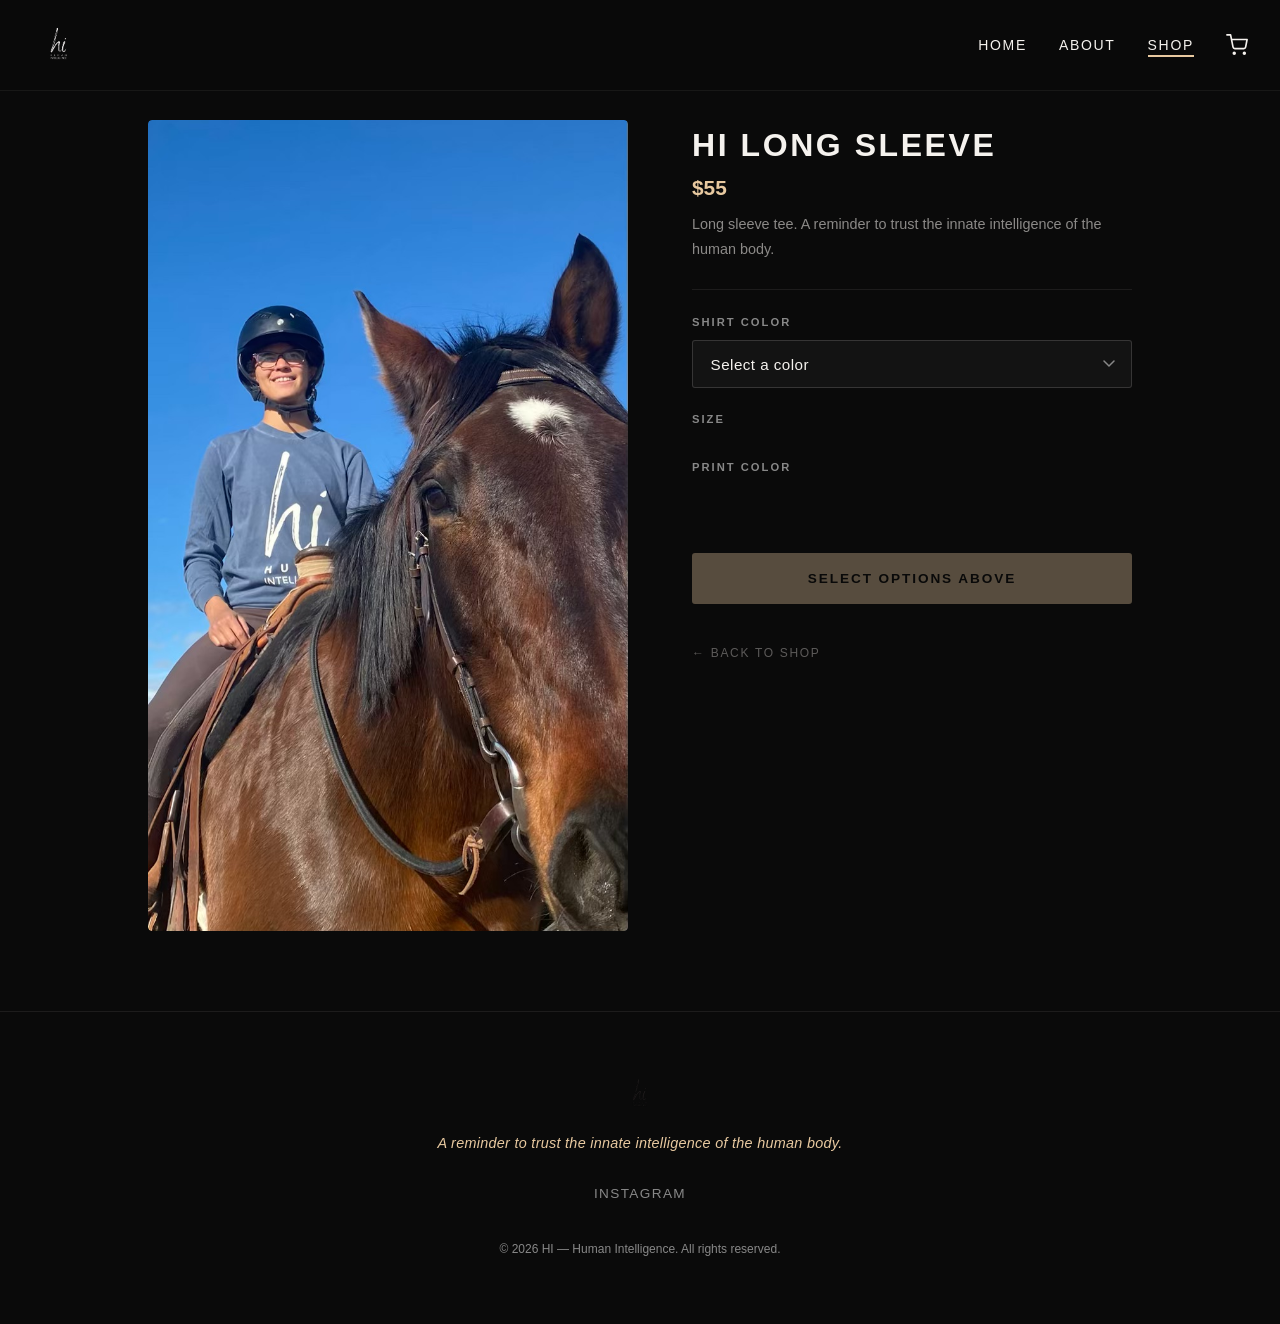
<file: shop/long-sleeve.html>
<!DOCTYPE html>
<html lang="en">
<head>
  <meta charset="UTF-8">
  <meta name="viewport" content="width=device-width, initial-scale=1.0">
  <title>HI Long Sleeve — HI Human Intelligence</title>
  <meta name="description" content="Long sleeve tee. A reminder to trust the innate intelligence of the human body.">
  <link rel="stylesheet" href="../style.css">
</head>
<body>

  <section class="product-detail">
    <div class="product-detail-image">
      <img src="../images/lucie-platteville-2.jpg" alt="HI Long Sleeve" id="product-image">
    </div>
    <div class="product-detail-info">
      <h1>HI Long Sleeve</h1>
      <p class="product-price">$55</p>
      <p class="product-desc">Long sleeve tee. A reminder to trust the innate intelligence of the human body.</p>

      <form id="product-form" class="product-options">
        <div class="option-group">
          <label for="color-select">Shirt Color</label>
          <select class="option-select" id="color-select">
            <option value="">Select a color</option>
          </select>
        </div>
        <div class="option-group">
          <label>Size</label>
          <div class="option-buttons" id="size-buttons"></div>
        </div>
        <div class="option-group">
          <label>Print Color</label>
          <div class="option-buttons" id="print-buttons"></div>
        </div>
        <div id="stock-status" class="stock-status"></div>
        <button type="submit" class="cta cta-warm product-buy" id="buy-btn" disabled>
          Select Options Above
        </button>
      </form>

      <a href="../cart.html" class="cta checkout-btn" id="checkout-btn" style="display:none">Checkout</a>

      <a href="../shop.html" class="back-link">← Back to Shop</a>
    </div>
  </section>

  <script src="../nav.js" defer></script>
  <script src="../footer.js" defer></script>
  <script src="../cart.js" defer></script>

  <script>
    const VARIANTS = [
      { color: "Denim",       size: "M", print: "w", qty: 1, productId: "prod_U4dGsn6wq0sMlF", priceId: "price_1T6U0RE3DWgyVvjlvJWD5nOX" },
      { color: "Denim",       size: "L", print: "w", qty: 1, productId: "prod_U4dHvw1fkWZ5Kh", priceId: "price_1T6U0SE3DWgyVvjltP70kUu7" },
      { color: "Crimson",     size: "S", print: "d", qty: 1, productId: "prod_U4dHaqrLmxOdVv", priceId: "price_1T6U0VE3DWgyVvjl2PKfQP3G" },
      { color: "Crimson",     size: "M", print: "d", qty: 1, productId: "prod_U4dHYUXdrjEmg1", priceId: "price_1T6U0WE3DWgyVvjlUNYDu2cX" },
      { color: "Crimson",     size: "L", print: "d", qty: 1, productId: "prod_U4dHoIQHKkwyPm", priceId: "price_1T6U0XE3DWgyVvjlZQN9nQvR" },
      { color: "Light Green", size: "S", print: "w", qty: 2, productId: "prod_U4dHR3SLTMFc61", priceId: "price_1T6U0YE3DWgyVvjlwGdrWCEO" },
      { color: "Ivory",       size: "S", print: "d", qty: 1, productId: "prod_U4dHguKpxRQqix", priceId: "price_1T6U0aE3DWgyVvjlPriaQlq3" },
      { color: "Ivory",       size: "M", print: "d", qty: 1, productId: "prod_U4dHacNtljhxnq", priceId: "price_1T6U0bE3DWgyVvjlBgRAOsYS" },
      { color: "Ivory",       size: "L", print: "d", qty: 1, productId: "prod_U4dHfskb0GdQRV", priceId: "price_1T6U0cE3DWgyVvjl6TdHHvLd" },
    ];

    const PRICE_DISPLAY = '$55';

    // Image map: "Color|print" → filename
    const IMAGE_MAP = {
      'Denim|w':       '../images/shop/longDenimWhite.JPG',
      'Crimson|d':     '../images/shop/longCrimsonDark.JPG',
      'Light Green|w': '../images/shop/longGreenWhite.JPG',
      'Ivory|d':       '../images/shop/longIvoryDark.JPG',
    };
    const DEFAULT_IMAGE = '../images/lucie-platteville-2.jpg';

    const colorSelect = document.getElementById('color-select');
    const sizeButtons = document.getElementById('size-buttons');
    const printButtons = document.getElementById('print-buttons');
    const buyBtn = document.getElementById('buy-btn');
    const stockStatus = document.getElementById('stock-status');
    const productForm = document.getElementById('product-form');
    const productImage = document.getElementById('product-image');
    const PRINT_LABELS = { d: 'Dark', w: 'White' };
    const ALL_SIZES = ['S', 'M', 'L', 'XL', '2XL'];
    const allColors = [...new Set(VARIANTS.map(v => v.color))];
    let selectedSize = '';
    let selectedPrint = '';

    allColors.forEach(color => {
      const opt = document.createElement('option');
      opt.value = color; opt.textContent = color;
      colorSelect.appendChild(opt);
    });

    colorSelect.addEventListener('change', () => {
      selectedSize = ''; selectedPrint = '';
      updateImage(); renderSizes(); renderPrints(); updateStatus();
    });

    function updateImage() {
      const color = colorSelect.value;
      if (color) {
        const key = `${color}|${selectedPrint}`;
        if (IMAGE_MAP[key]) { productImage.src = IMAGE_MAP[key]; return; }
        const fallback = Object.keys(IMAGE_MAP).find(k => k.startsWith(color + '|'));
        if (fallback) { productImage.src = IMAGE_MAP[fallback]; return; }
      }
      productImage.src = DEFAULT_IMAGE;
    }

    function renderSizes() {
      const color = colorSelect.value;
      sizeButtons.innerHTML = '';
      if (!color) return;
      const availableSizes = VARIANTS.filter(v => v.color === color);
      ALL_SIZES.forEach(size => {
        const variants = availableSizes.filter(v => v.size === size);
        const totalQty = variants.reduce((sum, v) => sum + v.qty, 0);
        if (variants.length === 0) return;
        const btn = document.createElement('button');
        btn.type = 'button'; btn.className = 'opt-btn'; btn.textContent = size;
        if (totalQty === 0) {
          btn.classList.add('sold-out'); btn.disabled = true;
        } else {
          btn.addEventListener('click', () => {
            selectedSize = size;
            sizeButtons.querySelectorAll('.opt-btn').forEach(b => b.classList.remove('active'));
            btn.classList.add('active');
            selectedPrint = '';
            renderPrints();
            updateStatus();
          });
        }
        if (selectedSize === size && totalQty > 0) btn.classList.add('active');
        sizeButtons.appendChild(btn);
      });
    }

    function renderPrints() {
      const color = colorSelect.value;
      printButtons.innerHTML = '';
      if (!color || !selectedSize) return;
      const prints = [...new Set(VARIANTS.filter(v => v.color === color && v.size === selectedSize).map(v => v.print))];
      prints.forEach(p => {
        const variant = VARIANTS.find(v => v.color === color && v.size === selectedSize && v.print === p);
        const btn = document.createElement('button');
        btn.type = 'button'; btn.className = 'opt-btn'; btn.textContent = PRINT_LABELS[p] || p;
        if (!variant || variant.qty === 0) {
          btn.classList.add('sold-out'); btn.disabled = true;
        } else {
          btn.addEventListener('click', () => {
            selectedPrint = p;
            printButtons.querySelectorAll('.opt-btn').forEach(b => b.classList.remove('active'));
            btn.classList.add('active');
            updateImage(); updateStatus();
          });
        }
        if (selectedPrint === p && variant && variant.qty > 0) btn.classList.add('active');
        printButtons.appendChild(btn);
      });
      if (prints.length === 1) {
        const onlyVariant = VARIANTS.find(v => v.color === color && v.size === selectedSize && v.print === prints[0]);
        if (onlyVariant && onlyVariant.qty > 0) {
          selectedPrint = prints[0];
          printButtons.querySelector('.opt-btn').classList.add('active');
          updateImage(); updateStatus();
        }
      }
    }

    function getSelectedVariant() {
      const color = colorSelect.value;
      if (!color || !selectedSize || !selectedPrint) return null;
      return VARIANTS.find(v => v.color === color && v.size === selectedSize && v.print === selectedPrint);
    }

    function updateStatus() {
      const variant = getSelectedVariant();
      if (variant) {
        if (variant.qty > 0) {
          buyBtn.disabled = false; buyBtn.textContent = `Add to Cart — ${PRICE_DISPLAY}`;
          stockStatus.textContent = variant.qty <= 3 ? `Only ${variant.qty} left` : 'In Stock';
          stockStatus.className = 'stock-status' + (variant.qty <= 3 ? ' stock-low' : ' stock-ok');
        } else {
          buyBtn.disabled = true; buyBtn.textContent = 'Sold Out';
          stockStatus.textContent = 'Out of stock'; stockStatus.className = 'stock-status stock-out';
        }
      } else {
        buyBtn.disabled = true; buyBtn.textContent = 'Select Options Above';
        stockStatus.textContent = ''; stockStatus.className = 'stock-status';
      }
    }

    productForm.addEventListener('submit', (e) => {
      e.preventDefault();
      const variant = getSelectedVariant();
      if (!variant) return;
      const color = colorSelect.value;
      const key = `${color}|${selectedPrint}`;
      const image = IMAGE_MAP[key] || Object.values(IMAGE_MAP).find((v, i) => Object.keys(IMAGE_MAP)[i].startsWith(color + '|')) || DEFAULT_IMAGE;
      HI_CART.add({
        priceId: variant.priceId,
        productId: variant.productId,
        name: 'HI Long Sleeve',
        color: color,
        size: variant.size,
        print: variant.print === 'd' ? 'Dark' : 'White',
        price: 55,
        qty: 1,
        image: image.replace('../', ''),
      });
      buyBtn.textContent = '✓ Added!';
      buyBtn.disabled = true;
      setTimeout(() => updateStatus(), 1500);
    });
  </script>
</body>
</html>
</file>
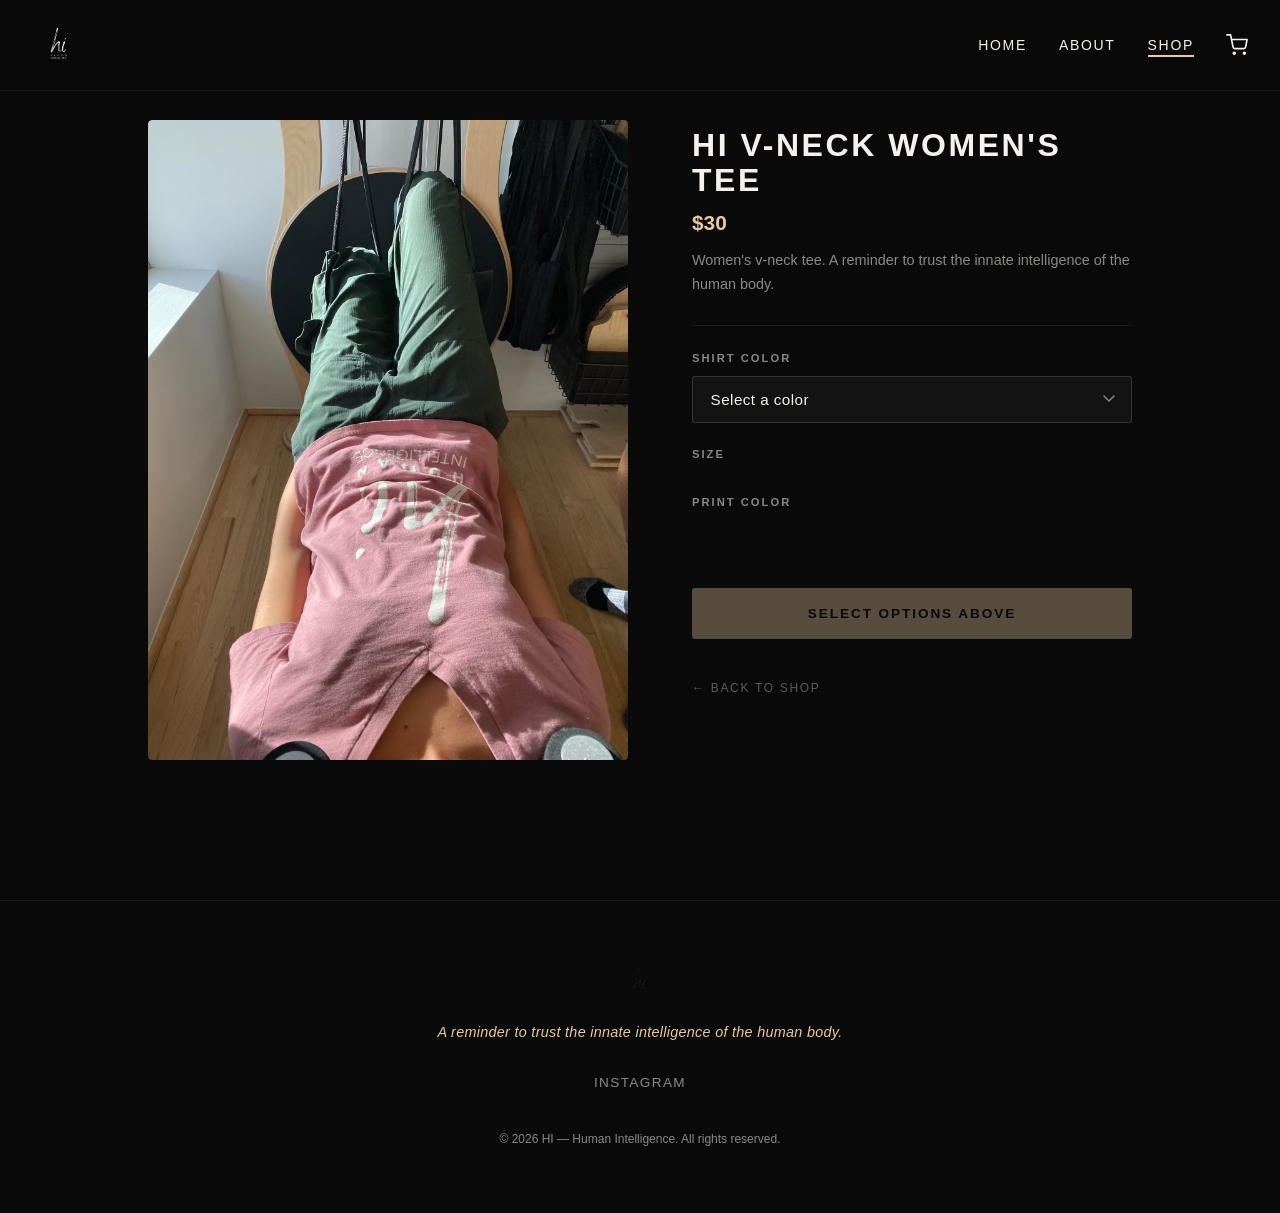
<file: shop/vneck.html>
<!DOCTYPE html>
<html lang="en">
<head>
  <meta charset="UTF-8">
  <meta name="viewport" content="width=device-width, initial-scale=1.0">
  <title>HI V-Neck Women's Tee — HI Human Intelligence</title>
  <meta name="description" content="Women's v-neck tee. A reminder to trust the innate intelligence of the human body.">
  <link rel="stylesheet" href="../style.css">
</head>
<body>

  <!-- Product Detail -->
  <section class="product-detail">
    <div class="product-detail-image">
      <img src="../images/lucie-pilates-boulder-2.jpg" alt="HI V-Neck Women's Tee" id="product-image">
    </div>

    <div class="product-detail-info">
      <h1>HI V-Neck Women's Tee</h1>
      <p class="product-price">$30</p>
      <p class="product-desc">Women's v-neck tee. A reminder to trust the innate intelligence of the human body.</p>

      <form id="product-form" class="product-options">
        <div class="option-group">
          <label for="color-select">Shirt Color</label>
          <select class="option-select" id="color-select">
            <option value="">Select a color</option>
          </select>
        </div>
        <div class="option-group">
          <label>Size</label>
          <div class="option-buttons" id="size-buttons"></div>
        </div>
        <div class="option-group">
          <label>Print Color</label>
          <div class="option-buttons" id="print-buttons"></div>
        </div>
        <div id="stock-status" class="stock-status"></div>
        <button type="submit" class="cta cta-warm product-buy" id="buy-btn" disabled>
          Select Options Above
        </button>
      </form>

      <a href="../cart.html" class="cta checkout-btn" id="checkout-btn" style="display:none">Checkout</a>

      <a href="../shop.html" class="back-link">← Back to Shop</a>
    </div>
  </section>

  <script src="../nav.js" defer></script>
  <script src="../footer.js" defer></script>
  <script src="../cart.js" defer></script>

  <script>
    // ─── Variant Data (from Stripe) ───
    const VARIANTS = [
      { color: "Asphalt",        size: "S", print: "w", qty: 2, productId: "prod_U4dGcsOlhca8TC", priceId: "price_1T6U08E3DWgyVvjlro5XMWzj" },
      { color: "Asphalt",        size: "M", print: "w", qty: 3, productId: "prod_U4dGUBGcDI2wZq", priceId: "price_1T6U0AE3DWgyVvjl1jcGcCFe" },
      { color: "Asphalt",        size: "L", print: "w", qty: 4, productId: "prod_U4dG3Sz25IjNFp", priceId: "price_1T6U0BE3DWgyVvjlZNwYS1sH" },
      { color: "Natural",        size: "S", print: "w", qty: 2, productId: "prod_U4dGem9eVA78JR", priceId: "price_1T6U0CE3DWgyVvjlJJvFdUrf" },
      { color: "Natural",        size: "M", print: "d", qty: 2, productId: "prod_U4dGrf0bcsxhpA", priceId: "price_1T6U0DE3DWgyVvjlridXov9H" },
      { color: "Natural",        size: "L", print: "d", qty: 3, productId: "prod_U4dGe9EBdK9r5t", priceId: "price_1T6U0FE3DWgyVvjlVFiNISO1" },
      { color: "Natural",        size: "L", print: "w", qty: 3, productId: "prod_U4dG7HkveRJmVL", priceId: "price_1T6U0GE3DWgyVvjlBfikVWqa" },
      { color: "Mauve",          size: "S", print: "w", qty: 2, productId: "prod_U4dGeKr7sVujOp", priceId: "price_1T6U0HE3DWgyVvjl8Cui06Mu" },
      { color: "Mauve",          size: "M", print: "w", qty: 2, productId: "prod_U4dG1NipS4fXTJ", priceId: "price_1T6U0IE3DWgyVvjl6xpU7LE0" },
      { color: "Mauve",          size: "L", print: "w", qty: 4, productId: "prod_U4dGYvmVcjCEfe", priceId: "price_1T6U0KE3DWgyVvjlAvVqGQ3n" },
      { color: "Military Green", size: "S", print: "d", qty: 2, productId: "prod_U4dGEC7f9EOOMM", priceId: "price_1T6U0LE3DWgyVvjls1XGrslL" },
      { color: "Military Green", size: "S", print: "w", qty: 1, productId: "prod_U4dGjbP6MzKID8", priceId: "price_1T6U0ME3DWgyVvjlsChM97JD" },
      { color: "Military Green", size: "M", print: "d", qty: 1, productId: "prod_U4dGvbNpujB0Qt", priceId: "price_1T6U0NE3DWgyVvjlSuIr8LYp" },
      { color: "Military Green", size: "L", print: "w", qty: 1, productId: "prod_U4dGIOfP3BRVin", priceId: "price_1T6U0PE3DWgyVvjl75YzBhe9" },
      { color: "Military Green", size: "L", print: "d", qty: 1, productId: "prod_U4dGFpjrH9GSPV", priceId: "price_1T6U0QE3DWgyVvjlvvgUQ97c" },
    ];

    const PRICE_DISPLAY = '$30';

    // Image map: "Color|print" → filename
    const IMAGE_MAP = {
      'Asphalt|w':        '../images/shop/vAsphaltWhite.JPG',
      'Natural|d':        '../images/shop/vNaturalDark.JPG',
      'Natural|w':        '../images/shop/vNaturalWhite.JPG',
      'Mauve|w':          '../images/shop/vMauveWhite.JPG',
      'Military Green|d': '../images/shop/vMilitaryGreenDark.JPG',
      'Military Green|w': '../images/shop/vMilitaryGreenWhite.JPG',
    };
    const DEFAULT_IMAGE = '../images/lucie-pilates-boulder-2.jpg';

    const colorSelect = document.getElementById('color-select');
    const sizeButtons = document.getElementById('size-buttons');
    const printButtons = document.getElementById('print-buttons');
    const buyBtn = document.getElementById('buy-btn');
    const stockStatus = document.getElementById('stock-status');
    const productForm = document.getElementById('product-form');
    const productImage = document.getElementById('product-image');
    const PRINT_LABELS = { d: 'Dark', w: 'White' };
    const ALL_SIZES = ['S', 'M', 'L', 'XL', '2XL'];
    const allColors = [...new Set(VARIANTS.map(v => v.color))];
    let selectedSize = '';
    let selectedPrint = '';

    allColors.forEach(color => {
      const opt = document.createElement('option');
      opt.value = color; opt.textContent = color;
      colorSelect.appendChild(opt);
    });

    colorSelect.addEventListener('change', () => {
      selectedSize = ''; selectedPrint = '';
      updateImage(); renderSizes(); renderPrints(); updateStatus();
    });

    function updateImage() {
      const color = colorSelect.value;
      if (color) {
        const key = `${color}|${selectedPrint}`;
        if (IMAGE_MAP[key]) { productImage.src = IMAGE_MAP[key]; return; }
        const fallback = Object.keys(IMAGE_MAP).find(k => k.startsWith(color + '|'));
        if (fallback) { productImage.src = IMAGE_MAP[fallback]; return; }
      }
      productImage.src = DEFAULT_IMAGE;
    }

    function renderSizes() {
      const color = colorSelect.value;
      sizeButtons.innerHTML = '';
      if (!color) return;
      const availableSizes = VARIANTS.filter(v => v.color === color);
      ALL_SIZES.forEach(size => {
        const variants = availableSizes.filter(v => v.size === size);
        const totalQty = variants.reduce((sum, v) => sum + v.qty, 0);
        if (variants.length === 0) return;
        const btn = document.createElement('button');
        btn.type = 'button'; btn.className = 'opt-btn'; btn.textContent = size;
        if (totalQty === 0) {
          btn.classList.add('sold-out'); btn.disabled = true;
        } else {
          btn.addEventListener('click', () => {
            selectedSize = size;
            sizeButtons.querySelectorAll('.opt-btn').forEach(b => b.classList.remove('active'));
            btn.classList.add('active');
            selectedPrint = '';
            renderPrints();
            updateStatus();
          });
        }
        if (selectedSize === size && totalQty > 0) btn.classList.add('active');
        sizeButtons.appendChild(btn);
      });
    }

    function renderPrints() {
      const color = colorSelect.value;
      printButtons.innerHTML = '';
      if (!color || !selectedSize) return;
      const prints = [...new Set(VARIANTS.filter(v => v.color === color && v.size === selectedSize).map(v => v.print))];
      prints.forEach(p => {
        const variant = VARIANTS.find(v => v.color === color && v.size === selectedSize && v.print === p);
        const btn = document.createElement('button');
        btn.type = 'button'; btn.className = 'opt-btn'; btn.textContent = PRINT_LABELS[p] || p;
        if (!variant || variant.qty === 0) {
          btn.classList.add('sold-out'); btn.disabled = true;
        } else {
          btn.addEventListener('click', () => {
            selectedPrint = p;
            printButtons.querySelectorAll('.opt-btn').forEach(b => b.classList.remove('active'));
            btn.classList.add('active');
            updateImage(); updateStatus();
          });
        }
        if (selectedPrint === p && variant && variant.qty > 0) btn.classList.add('active');
        printButtons.appendChild(btn);
      });
      if (prints.length === 1) {
        const onlyVariant = VARIANTS.find(v => v.color === color && v.size === selectedSize && v.print === prints[0]);
        if (onlyVariant && onlyVariant.qty > 0) {
          selectedPrint = prints[0];
          printButtons.querySelector('.opt-btn').classList.add('active');
          updateImage(); updateStatus();
        }
      }
    }

    function getSelectedVariant() {
      const color = colorSelect.value;
      if (!color || !selectedSize || !selectedPrint) return null;
      return VARIANTS.find(v => v.color === color && v.size === selectedSize && v.print === selectedPrint);
    }

    function updateStatus() {
      const variant = getSelectedVariant();
      if (variant) {
        if (variant.qty > 0) {
          buyBtn.disabled = false; buyBtn.textContent = `Add to Cart — ${PRICE_DISPLAY}`;
          stockStatus.textContent = variant.qty <= 3 ? `Only ${variant.qty} left` : 'In Stock';
          stockStatus.className = 'stock-status' + (variant.qty <= 3 ? ' stock-low' : ' stock-ok');
        } else {
          buyBtn.disabled = true; buyBtn.textContent = 'Sold Out';
          stockStatus.textContent = 'Out of stock'; stockStatus.className = 'stock-status stock-out';
        }
      } else {
        buyBtn.disabled = true; buyBtn.textContent = 'Select Options Above';
        stockStatus.textContent = ''; stockStatus.className = 'stock-status';
      }
    }

    productForm.addEventListener('submit', (e) => {
      e.preventDefault();
      const variant = getSelectedVariant();
      if (!variant) return;
      const color = colorSelect.value;
      const key = `${color}|${selectedPrint}`;
      const image = IMAGE_MAP[key] || Object.values(IMAGE_MAP).find((v, i) => Object.keys(IMAGE_MAP)[i].startsWith(color + '|')) || DEFAULT_IMAGE;
      HI_CART.add({
        priceId: variant.priceId,
        productId: variant.productId,
        name: 'HI V-Neck Women\'s Tee',
        color: color,
        size: variant.size,
        print: variant.print === 'd' ? 'Dark' : 'White',
        price: 30,
        qty: 1,
        image: image.replace('../', ''),
      });
      buyBtn.textContent = '✓ Added!';
      buyBtn.disabled = true;
      setTimeout(() => updateStatus(), 1500);
    });
  </script>

</body>
</html>
</file>
<file: style.css>
/* ============================================
   HI — Human Intelligence
   style.css — One file. Bold. Human. Physical.
   ============================================ */

/* --- Reset & Base --- */
*, *::before, *::after {
  margin: 0;
  padding: 0;
  box-sizing: border-box;
}

:root {
  --black: #0a0a0a;
  --white: #f5f2ee;
  --warm: #e8c9a0;
  --warm-dark: #c9985a;
  --grey: #888;
  --transition: 0.3s ease;
}

html {
  scroll-behavior: smooth;
  font-size: 16px;
}

body {
  font-family: 'Helvetica Neue', Helvetica, Arial, sans-serif;
  background: var(--black);
  color: var(--white);
  line-height: 1.6;
  -webkit-font-smoothing: antialiased;
  overflow-x: hidden;
}

a {
  color: var(--white);
  text-decoration: none;
  transition: color var(--transition);
}

a:hover {
  color: var(--warm);
}

img {
  display: block;
  max-width: 100%;
  height: auto;
}

ul {
  list-style: none;
}

/* --- Typography --- */

h1, h2, h3, h4 {
  font-weight: 700;
  line-height: 1.1;
  letter-spacing: -0.02em;
}

h1 { font-size: clamp(3rem, 8vw, 7rem); }
h2 { font-size: clamp(2rem, 5vw, 4rem); }
h3 { font-size: clamp(1.25rem, 3vw, 1.75rem); }

p {
  font-size: clamp(1rem, 1.5vw, 1.2rem);
  max-width: 640px;
}

.tagline {
  font-style: italic;
  font-weight: 300;
  font-size: clamp(1rem, 2.5vw, 1.5rem);
  letter-spacing: 0.02em;
  color: var(--warm);
}

/* --- Navigation --- */

.nav {
  position: fixed;
  top: 0;
  left: 0;
  right: 0;
  z-index: 1000;
  display: flex;
  align-items: center;
  justify-content: space-between;
  padding: 1.25rem 2rem;
  background: rgba(10, 10, 10, 0.85);
  backdrop-filter: blur(12px);
  -webkit-backdrop-filter: blur(12px);
  border-bottom: 1px solid rgba(245, 242, 238, 0.06);
}

.nav-logo img {
  height: 50px;
  width: auto;
  object-fit: contain;
  border-radius: 3px;
  background: transparent;
  padding: 4px 6px;
}

.nav-links {
  display: flex;
  gap: 2rem;
  align-items: center;
}

.nav-links a {
  font-size: 0.875rem;
  text-transform: uppercase;
  letter-spacing: 0.12em;
  font-weight: 500;
  position: relative;
}

.nav-links a::after {
  content: '';
  position: absolute;
  bottom: -4px;
  left: 0;
  width: 0;
  height: 2px;
  background: var(--warm);
  transition: width var(--transition);
}

.nav-links a:hover::after,
.nav-links a.active::after {
  width: 100%;
}

/* Mobile menu toggle */
.menu-toggle {
  display: none;
  flex-direction: column;
  gap: 5px;
  background: none;
  border: none;
  cursor: pointer;
  padding: 4px;
}

.menu-toggle span {
  display: block;
  width: 26px;
  height: 2px;
  background: var(--white);
  transition: all var(--transition);
}

.menu-toggle.open span:nth-child(1) {
  transform: rotate(45deg) translate(5px, 5px);
}
.menu-toggle.open span:nth-child(2) {
  opacity: 0;
}
.menu-toggle.open span:nth-child(3) {
  transform: rotate(-45deg) translate(5px, -5px);
}

@media (max-width: 768px) {
  .menu-toggle {
    display: flex;
  }

  .nav-links {
    position: fixed;
    top: 0;
    right: -100%;
    width: 70vw;
    max-width: 320px;
    height: 100vh;
    flex-direction: column;
    justify-content: center;
    gap: 2.5rem;
    background: var(--black);
    transition: right var(--transition);
    padding: 2rem;
  }

  .nav-links.open {
    right: 0;
  }

  .nav-links a {
    font-size: 1.25rem;
  }
}

/* --- Hero --- */

.hero {
  position: relative;
  min-height: 100vh;
  display: flex;
  flex-direction: column;
  align-items: center;
  justify-content: center;
  text-align: center;
  padding: 6rem 2rem 4rem;
  overflow: hidden;
}

.hero-bg {
  position: absolute;
  inset: 0;
  z-index: 0;
}

.hero-bg img {
  width: 100%;
  height: 100%;
  object-fit: cover;
  opacity: 0.35;
}

.hero-content {
  position: relative;
  z-index: 1;
  display: flex;
  flex-direction: column;
  align-items: center;
  gap: 1.5rem;
}

.hero-logo {
  width: clamp(120px, 20vw, 220px);
  height: auto;
  margin-bottom: 1rem;
}

.hero h1 {
  text-transform: uppercase;
  letter-spacing: 0.1em;
}

.hero .tagline {
  margin-top: 0.5rem;
}

/* --- CTA Button --- */

.cta {
  display: inline-block;
  margin-top: 2rem;
  padding: 1rem 3rem;
  font-size: 0.9rem;
  font-weight: 600;
  text-transform: uppercase;
  letter-spacing: 0.15em;
  color: var(--black);
  background: var(--white);
  border: 2px solid var(--white);
  transition: all var(--transition);
  cursor: pointer;
}

.cta:hover {
  background: transparent;
  color: var(--white);
}

.cta-warm {
  background: var(--warm);
  border-color: var(--warm);
  color: var(--black);
}

.cta-warm:hover {
  background: transparent;
  color: var(--warm);
}

/* --- Brand Intro Section --- */

.brand-intro {
  padding: 6rem 2rem;
  text-align: center;
  display: flex;
  flex-direction: column;
  align-items: center;
  gap: 1.5rem;
}

.brand-intro p {
  margin: 0 auto;
  color: rgba(245, 242, 238, 0.8);
}

/* --- Photo Gallery (Home) --- */

.gallery {
  padding: 2rem;
}

.gallery-heading {
  text-align: center;
  margin-bottom: 3rem;
  text-transform: uppercase;
  letter-spacing: 0.08em;
}

.gallery-grid {
  display: grid;
  grid-template-columns: repeat(3, 1fr);
  gap: 4px;
}

.gallery-item {
  overflow: hidden;
  position: relative;
  aspect-ratio: 1 / 1;
}

.gallery-item img {
  width: 100%;
  height: 100%;
  object-fit: cover;
  transition: transform 0.6s ease, filter 0.6s ease;
}

.gallery-item:hover img {
  transform: scale(1.05);
  filter: brightness(1.1);
}

.gallery-caption {
  position: absolute;
  bottom: 0;
  left: 0;
  right: 0;
  padding: 2rem 1rem 0.85rem;
  background: linear-gradient(transparent, rgba(10, 10, 10, 0.82));
  color: var(--white);
  font-size: 0.78rem;
  letter-spacing: 0.03em;
  line-height: 1.4;
  opacity: 0;
  transform: translateY(6px);
  transition: opacity 0.35s ease, transform 0.35s ease;
  pointer-events: none;
}

.gallery-item:hover .gallery-caption {
  opacity: 1;
  transform: translateY(0);
}

/* Feature rows — larger images that breathe */
.gallery-feature {
  grid-column: span 2;
  aspect-ratio: 16 / 9;
}

@media (max-width: 768px) {
  .gallery-grid {
    grid-template-columns: repeat(2, 1fr);
  }
  .gallery-feature {
    grid-column: span 2;
  }
}

@media (max-width: 480px) {
  .gallery-grid {
    grid-template-columns: 1fr;
  }
  .gallery-feature {
    grid-column: span 1;
    aspect-ratio: 4 / 3;
  }
}

/* --- Full-bleed image break --- */

.full-bleed {
  width: 100%;
  height: 80vh;
  overflow: hidden;
}

.full-bleed img {
  width: 100%;
  height: 100%;
  object-fit: cover;
}

/* --- About Page --- */

.about-hero {
  min-height: 60vh;
  display: flex;
  align-items: center;
  justify-content: center;
  text-align: center;
  padding: 8rem 2rem 4rem;
  position: relative;
  overflow: hidden;
}

.about-hero .hero-bg {
  position: absolute;
  inset: 0;
}

.about-hero .hero-bg img {
  width: 100%;
  height: 100%;
  object-fit: cover;
  opacity: 0.25;
}

.about-hero-content {
  position: relative;
  z-index: 1;
  max-width: 800px;
}

.about-section {
  padding: 5rem 2rem;
  max-width: 900px;
  margin: 0 auto;
}

.about-section h2 {
  margin-bottom: 2rem;
}

.about-section p {
  margin-bottom: 1.5rem;
  color: rgba(245, 242, 238, 0.85);
}

.about-section .highlight {
  font-size: clamp(1.25rem, 2.5vw, 1.75rem);
  font-weight: 600;
  color: var(--warm);
  line-height: 1.4;
  max-width: 100%;
}

.about-founders {
  display: grid;
  grid-template-columns: 1fr 1fr;
  gap: 3rem;
  padding: 5rem 2rem;
  max-width: 1000px;
  margin: 0 auto;
}

.founder-card {
  text-align: center;
}

.founder-card img {
  width: 100%;
  max-width: 350px;
  aspect-ratio: 3 / 4;
  object-fit: cover;
  margin: 0 auto 1.5rem;
  filter: grayscale(30%);
  transition: filter var(--transition);
}

.founder-card:hover img {
  filter: grayscale(0%);
}

.founder-card h3 {
  margin-bottom: 0.5rem;
}

.founder-card p {
  color: var(--grey);
  font-size: 0.95rem;
  margin: 0 auto;
}

@media (max-width: 600px) {
  .about-founders {
    grid-template-columns: 1fr;
    gap: 3rem;
  }
}

/* Divider line */
.divider {
  width: 80px;
  height: 2px;
  background: var(--warm);
  margin: 0 auto;
}

/* --- Shop Page --- */

.shop-hero {
  padding: 8rem 2rem 3rem;
  text-align: center;
}

.shop-hero p {
  margin: 1rem auto 0;
  color: var(--grey);
}

.shipping-banner {
  text-align: center;
  padding: 1rem 2rem;
  background: rgba(232, 201, 160, 0.08);
  border-top: 1px solid rgba(232, 201, 160, 0.15);
  border-bottom: 1px solid rgba(232, 201, 160, 0.15);
  font-size: 0.95rem;
  color: var(--white);
  letter-spacing: 0.03em;
}

.shipping-banner strong {
  color: var(--warm);
}

.products {
  padding: 3rem 2rem 6rem;
  max-width: 1200px;
  margin: 0 auto;
}

.product-category {
  margin-bottom: 4rem;
}

.product-category h2 {
  margin-bottom: 2rem;
  text-transform: uppercase;
  letter-spacing: 0.08em;
}

.product-grid {
  display: grid;
  grid-template-columns: repeat(auto-fill, minmax(300px, 1fr));
  gap: 2rem;
}

.product-card {
  background: rgba(245, 242, 238, 0.03);
  border: 1px solid rgba(245, 242, 238, 0.08);
  overflow: hidden;
  transition: border-color var(--transition), transform var(--transition);
}

.product-card:hover {
  border-color: var(--warm);
  transform: translateY(-4px);
}

.product-card-image {
  aspect-ratio: 1 / 1;
  overflow: hidden;
}

.product-card-image img {
  width: 100%;
  height: 100%;
  object-fit: cover;
  transition: transform 0.5s ease;
}

.product-card:hover .product-card-image img {
  transform: scale(1.05);
}

.product-card-info {
  padding: 1.5rem;
}

.product-card-info h3 {
  margin-bottom: 0.5rem;
}

.product-card-info .price {
  font-size: 1.1rem;
  color: var(--warm);
  font-weight: 600;
  margin-bottom: 1rem;
}

.product-card-info .cta {
  margin-top: 0.5rem;
  padding: 0.75rem 2rem;
  font-size: 0.8rem;
  width: 100%;
  text-align: center;
}

.coming-soon {
  text-align: center;
  padding: 4rem 2rem;
  border: 1px dashed rgba(245, 242, 238, 0.15);
  margin-top: 2rem;
}

.coming-soon p {
  color: var(--grey);
  margin: 0.5rem auto 0;
}

/* --- Footer --- */

.footer {
  border-top: 1px solid rgba(245, 242, 238, 0.08);
  padding: 4rem 2rem;
  text-align: center;
  display: flex;
  flex-direction: column;
  align-items: center;
  gap: 1.25rem;
}

.footer-logo img {
  height: 36px;
  width: auto;
  opacity: 0.7;
}

.footer .tagline {
  font-size: 0.9rem;
}

.footer-socials {
  display: flex;
  gap: 1.5rem;
  margin-top: 0.5rem;
}

.footer-socials a {
  font-size: 0.85rem;
  text-transform: uppercase;
  letter-spacing: 0.1em;
  color: var(--grey);
}

.footer-socials a:hover {
  color: var(--warm);
}

.footer-copy {
  font-size: 0.75rem;
  color: var(--grey);
  margin-top: 1rem;
}

/* --- Manifesto Section (Home) --- */

.manifesto {
  padding: 8rem 2rem;
  text-align: center;
  display: flex;
  justify-content: center;
  background: radial-gradient(ellipse at center, rgba(232, 201, 160, 0.06) 0%, transparent 70%);
  border-top: 1px solid rgba(232, 201, 160, 0.2);
  border-bottom: 1px solid rgba(232, 201, 160, 0.2);
}

.manifesto-inner {
  max-width: 680px;
  display: flex;
  flex-direction: column;
  align-items: center;
  gap: 0;
}

.manifesto-hi {
  display: block;
  font-size: clamp(6rem, 18vw, 13rem);
  font-weight: 700;
  font-style: italic;
  line-height: 0.85;
  letter-spacing: -0.05em;
  color: var(--warm);
  text-shadow: 0 0 80px rgba(232, 201, 160, 0.25);
}

.manifesto-welcome {
  font-size: clamp(1.5rem, 3.5vw, 2.25rem);
  font-weight: 700;
  letter-spacing: -0.02em;
  line-height: 1.15;
  color: var(--white);
  max-width: 100%;
  margin-top: 2rem;
  margin-bottom: 2.5rem;
}

.manifesto-body {
  font-size: clamp(1.05rem, 1.8vw, 1.3rem);
  color: var(--white);
  max-width: 580px;
  line-height: 1.8;
  margin-bottom: 2rem;
}

.manifesto-steps {
  font-size: clamp(1rem, 1.6vw, 1.15rem);
  color: var(--warm);
  line-height: 2.1;
  letter-spacing: 0.01em;
  max-width: 540px;
  font-style: italic;
  margin-bottom: 3rem;
}

/* --- Scroll Fade-in Animation --- */

.fade-in {
  opacity: 0;
  transform: translateY(30px);
  transition: opacity 0.8s ease, transform 0.8s ease;
}

.fade-in.visible {
  opacity: 1;
  transform: translateY(0);
}

/* --- Utility --- */

.sr-only {
  position: absolute;
  width: 1px;
  height: 1px;
  padding: 0;
  margin: -1px;
  overflow: hidden;
  clip: rect(0, 0, 0, 0);
  border: 0;
}

.section-pad {
  padding: 6rem 2rem;
}

/* --- Product Detail Page --- */

.product-detail {
  display: flex;
  justify-content: center;
  align-items: flex-start;
  gap: 4rem;
  max-width: 1100px;
  margin: 0 auto;
  padding: 120px 3rem 5rem;
  min-height: 100vh;
}

.product-detail-image {
  flex: 0 0 480px;
  max-width: 480px;
  border-radius: 4px;
  overflow: hidden;
  position: sticky;
  top: 100px;
}

.product-detail-image img {
  width: 100%;
  height: auto;
  display: block;
  border-radius: 4px;
}

.product-detail-info {
  flex: 1;
  max-width: 440px;
  display: flex;
  flex-direction: column;
  gap: 0.5rem;
  padding-top: 0.5rem;
}

.product-detail-info h1 {
  font-size: clamp(1.6rem, 2.5vw, 2.2rem);
  text-transform: uppercase;
  letter-spacing: 0.08em;
  font-weight: 700;
  margin-bottom: 0;
}

.product-price {
  font-size: 1.3rem;
  font-weight: 600;
  color: var(--warm);
}

.product-desc {
  color: rgba(245, 242, 238, 0.55);
  font-size: 0.9rem;
  line-height: 1.7;
  margin-bottom: 0.25rem;
}

/* Discount notice for select variants */
.discount-notice {
  background: rgba(232, 201, 160, 0.08);
  border: 1px solid rgba(232, 201, 160, 0.2);
  border-radius: 4px;
  padding: 0.75rem 1rem;
  margin-bottom: 0.25rem;
}

.discount-notice p {
  margin: 0;
  font-size: 0.85rem;
  line-height: 1.5;
}

.discount-notice s {
  color: rgba(245, 242, 238, 0.4);
}

.discount-price {
  color: #6ecf6e;
  font-weight: 700;
  font-size: 1.1rem;
}

.discount-disclaimer {
  color: rgba(245, 242, 238, 0.5);
  font-size: 0.78rem !important;
  font-style: italic;
  margin-top: 0.35rem !important;
}

.product-options {
  display: flex;
  flex-direction: column;
  gap: 1.4rem;
  margin-top: 1rem;
  padding-top: 1.5rem;
  border-top: 1px solid rgba(245, 242, 238, 0.08);
}

.option-group {
  display: flex;
  flex-direction: column;
  gap: 0.5rem;
}

.option-group label {
  font-size: 0.7rem;
  text-transform: uppercase;
  letter-spacing: 0.18em;
  color: var(--grey);
  font-weight: 600;
}

/* ── Styled Select Dropdowns ── */
.option-select {
  appearance: none;
  -webkit-appearance: none;
  -moz-appearance: none;
  width: 100%;
  padding: 0.9rem 2.8rem 0.9rem 1.1rem;
  font-size: 0.95rem;
  font-weight: 500;
  font-family: inherit;
  letter-spacing: 0.03em;
  color: var(--white);
  background: rgba(245, 242, 238, 0.04);
  border: 1px solid rgba(245, 242, 238, 0.15);
  border-radius: 3px;
  cursor: pointer;
  transition: all var(--transition);
  background-image: url("data:image/svg+xml,%3Csvg xmlns='http://www.w3.org/2000/svg' width='12' height='8' viewBox='0 0 12 8'%3E%3Cpath d='M1 1l5 5 5-5' stroke='%23888' stroke-width='1.5' fill='none' stroke-linecap='round'/%3E%3C/svg%3E");
  background-repeat: no-repeat;
  background-position: right 1rem center;
}

.option-select:hover {
  border-color: rgba(245, 242, 238, 0.35);
}

.option-select:focus {
  outline: none;
  border-color: var(--warm);
  background-color: rgba(245, 242, 238, 0.06);
}

.option-select option {
  background: #1a1a1a;
  color: var(--white);
  padding: 0.5rem;
}

.option-select:disabled {
  opacity: 0.35;
  cursor: not-allowed;
}

/* Legacy button styles (kept for reference) */
.option-buttons {
  display: flex;
  flex-wrap: wrap;
  gap: 0.5rem;
}

.opt-btn {
  padding: 0.55rem 1.1rem;
  font-size: 0.8rem;
  font-weight: 500;
  letter-spacing: 0.03em;
  background: transparent;
  color: var(--white);
  border: 1px solid rgba(245, 242, 238, 0.15);
  border-radius: 2px;
  cursor: pointer;
  transition: all var(--transition);
  font-family: inherit;
}

.opt-btn:hover {
  border-color: var(--warm);
  color: var(--warm);
  background: rgba(232, 201, 160, 0.06);
}

.opt-btn.active {
  background: var(--warm);
  color: var(--black);
  border-color: var(--warm);
  font-weight: 600;
}

.opt-btn.sold-out {
  opacity: 0.3;
  cursor: not-allowed;
  text-decoration: line-through;
}

.stock-status {
  font-size: 0.8rem;
  font-weight: 500;
  min-height: 1.2em;
  letter-spacing: 0.04em;
}

.stock-ok {
  color: #6ecf6e;
}

.stock-low {
  color: var(--warm);
}

.stock-out {
  color: #e55;
}

.product-buy {
  margin-top: 0.5rem;
  width: 100%;
  text-align: center;
  padding: 1rem 2rem;
  font-size: 0.85rem;
  letter-spacing: 0.14em;
  text-transform: uppercase;
  font-weight: 600;
  border-radius: 3px;
}

.product-buy:disabled {
  opacity: 0.35;
  cursor: not-allowed;
}

.product-buy:disabled:hover {
  background: var(--warm);
  color: var(--black);
  border-color: var(--warm);
}

.checkout-btn {
  margin-top: 0.75rem;
  width: 100%;
  text-align: center;
  padding: 1rem 2rem;
  font-size: 0.85rem;
  letter-spacing: 0.14em;
  text-transform: uppercase;
  font-weight: 600;
  border-radius: 3px;
}

.back-link {
  margin-top: 2rem;
  font-size: 0.75rem;
  text-transform: uppercase;
  letter-spacing: 0.14em;
  color: rgba(245, 242, 238, 0.35);
  transition: color var(--transition);
}

.back-link:hover {
  color: var(--warm);
}

@media (max-width: 768px) {
  .product-detail {
    flex-direction: column;
    padding: 100px 1.5rem 3rem;
    gap: 2rem;
  }

  .product-detail-image {
    flex: none;
    max-width: 100%;
    position: relative;
    top: 0;
  }

  .product-detail-info {
    max-width: 100%;
  }
}

/* --- Success Page --- */

.success-page {
  min-height: 100vh;
  display: flex;
  align-items: center;
  justify-content: center;
  text-align: center;
  padding: 8rem 2rem 4rem;
}

.success-content {
  display: flex;
  flex-direction: column;
  align-items: center;
  gap: 1.5rem;
  max-width: 600px;
}

.success-content h1 {
  font-size: clamp(3rem, 6vw, 5rem);
  text-transform: uppercase;
  letter-spacing: 0.08em;
}

.success-content p {
  color: rgba(245, 242, 238, 0.8);
  text-align: center;
  margin: 0 auto;
}

/* --- Cart Icon & Badge (nav) --- */

.nav-cart {
  position: relative;
  display: flex;
  align-items: center;
  color: var(--white);
  transition: color var(--transition);
}

.nav-cart:hover {
  color: var(--warm);
}

.nav-cart::after {
  display: none !important;  /* suppress the underline from .nav-links a */
}

.cart-badge {
  position: absolute;
  top: -8px;
  right: -10px;
  background: var(--warm);
  color: var(--black);
  font-size: 0.6rem;
  font-weight: 700;
  width: 18px;
  height: 18px;
  border-radius: 50%;
  display: flex;
  align-items: center;
  justify-content: center;
  line-height: 1;
  pointer-events: none;
}

/* --- Cart Page --- */

.cart-page {
  max-width: 800px;
  margin: 0 auto;
  padding: 120px 2rem 4rem;
  min-height: 100vh;
}

.cart-page h1 {
  font-size: clamp(2rem, 4vw, 3rem);
  text-transform: uppercase;
  letter-spacing: 0.08em;
  margin-bottom: 2rem;
}

.cart-empty {
  flex-direction: column;
  align-items: center;
  gap: 1.5rem;
  text-align: center;
  padding: 3rem 0;
  color: rgba(245, 242, 238, 0.6);
}

.cart-item {
  display: flex;
  gap: 1.25rem;
  padding: 1.25rem 0;
  border-bottom: 1px solid rgba(245, 242, 238, 0.08);
  align-items: center;
}

.cart-item-image {
  width: 90px;
  height: 90px;
  flex-shrink: 0;
  border-radius: 3px;
  overflow: hidden;
  background: #1a1a1a;
}

.cart-item-image img {
  width: 100%;
  height: 100%;
  object-fit: cover;
}

.cart-item-details {
  flex: 1;
  min-width: 0;
}

.cart-item-details h3 {
  font-size: 0.95rem;
  font-weight: 600;
  letter-spacing: 0.03em;
  margin-bottom: 0.25rem;
}

.cart-item-variant {
  font-size: 0.75rem;
  color: rgba(245, 242, 238, 0.5);
  letter-spacing: 0.04em;
  margin-bottom: 0.35rem;
}

.cart-item-price {
  font-size: 0.85rem;
  font-weight: 500;
}

.cart-item-actions {
  display: flex;
  flex-direction: column;
  align-items: flex-end;
  gap: 0.5rem;
}

.cart-qty-controls {
  display: flex;
  align-items: center;
  gap: 0.5rem;
}

.cart-qty-btn {
  width: 28px;
  height: 28px;
  display: flex;
  align-items: center;
  justify-content: center;
  font-size: 1rem;
  font-weight: 600;
  background: transparent;
  color: var(--white);
  border: 1px solid rgba(245, 242, 238, 0.15);
  border-radius: 2px;
  cursor: pointer;
  transition: all var(--transition);
  font-family: inherit;
}

.cart-qty-btn:hover {
  border-color: var(--warm);
  color: var(--warm);
}

.cart-qty-value {
  font-size: 0.85rem;
  font-weight: 600;
  min-width: 20px;
  text-align: center;
}

.cart-remove-btn {
  background: none;
  border: none;
  color: rgba(245, 242, 238, 0.35);
  font-size: 0.7rem;
  text-transform: uppercase;
  letter-spacing: 0.1em;
  cursor: pointer;
  transition: color var(--transition);
  font-family: inherit;
}

.cart-remove-btn:hover {
  color: #e55;
}

.cart-summary {
  margin-top: 2rem;
  padding-top: 1rem;
}

.cart-summary-row {
  display: flex;
  justify-content: space-between;
  align-items: center;
  padding: 0.4rem 0;
  font-size: 0.85rem;
}

.cart-summary hr {
  border: none;
  border-top: 1px solid rgba(245, 242, 238, 0.1);
  margin: 1rem 0;
}

.free-ship-msg {
  color: #6ecf6e;
  font-weight: 500;
}

.hint-msg {
  color: var(--warm);
  font-size: 0.8rem;
  font-weight: 500;
}

.cart-checkout-btn {
  width: 100%;
  text-align: center;
  padding: 1rem 2rem;
  font-size: 0.85rem;
  letter-spacing: 0.14em;
  text-transform: uppercase;
  font-weight: 600;
  border-radius: 3px;
  margin-bottom: 1rem;
}

@media (max-width: 768px) {
  .cart-page {
    padding: 100px 1.25rem 3rem;
  }

  .cart-item-image {
    width: 70px;
    height: 70px;
  }
}
</file>
